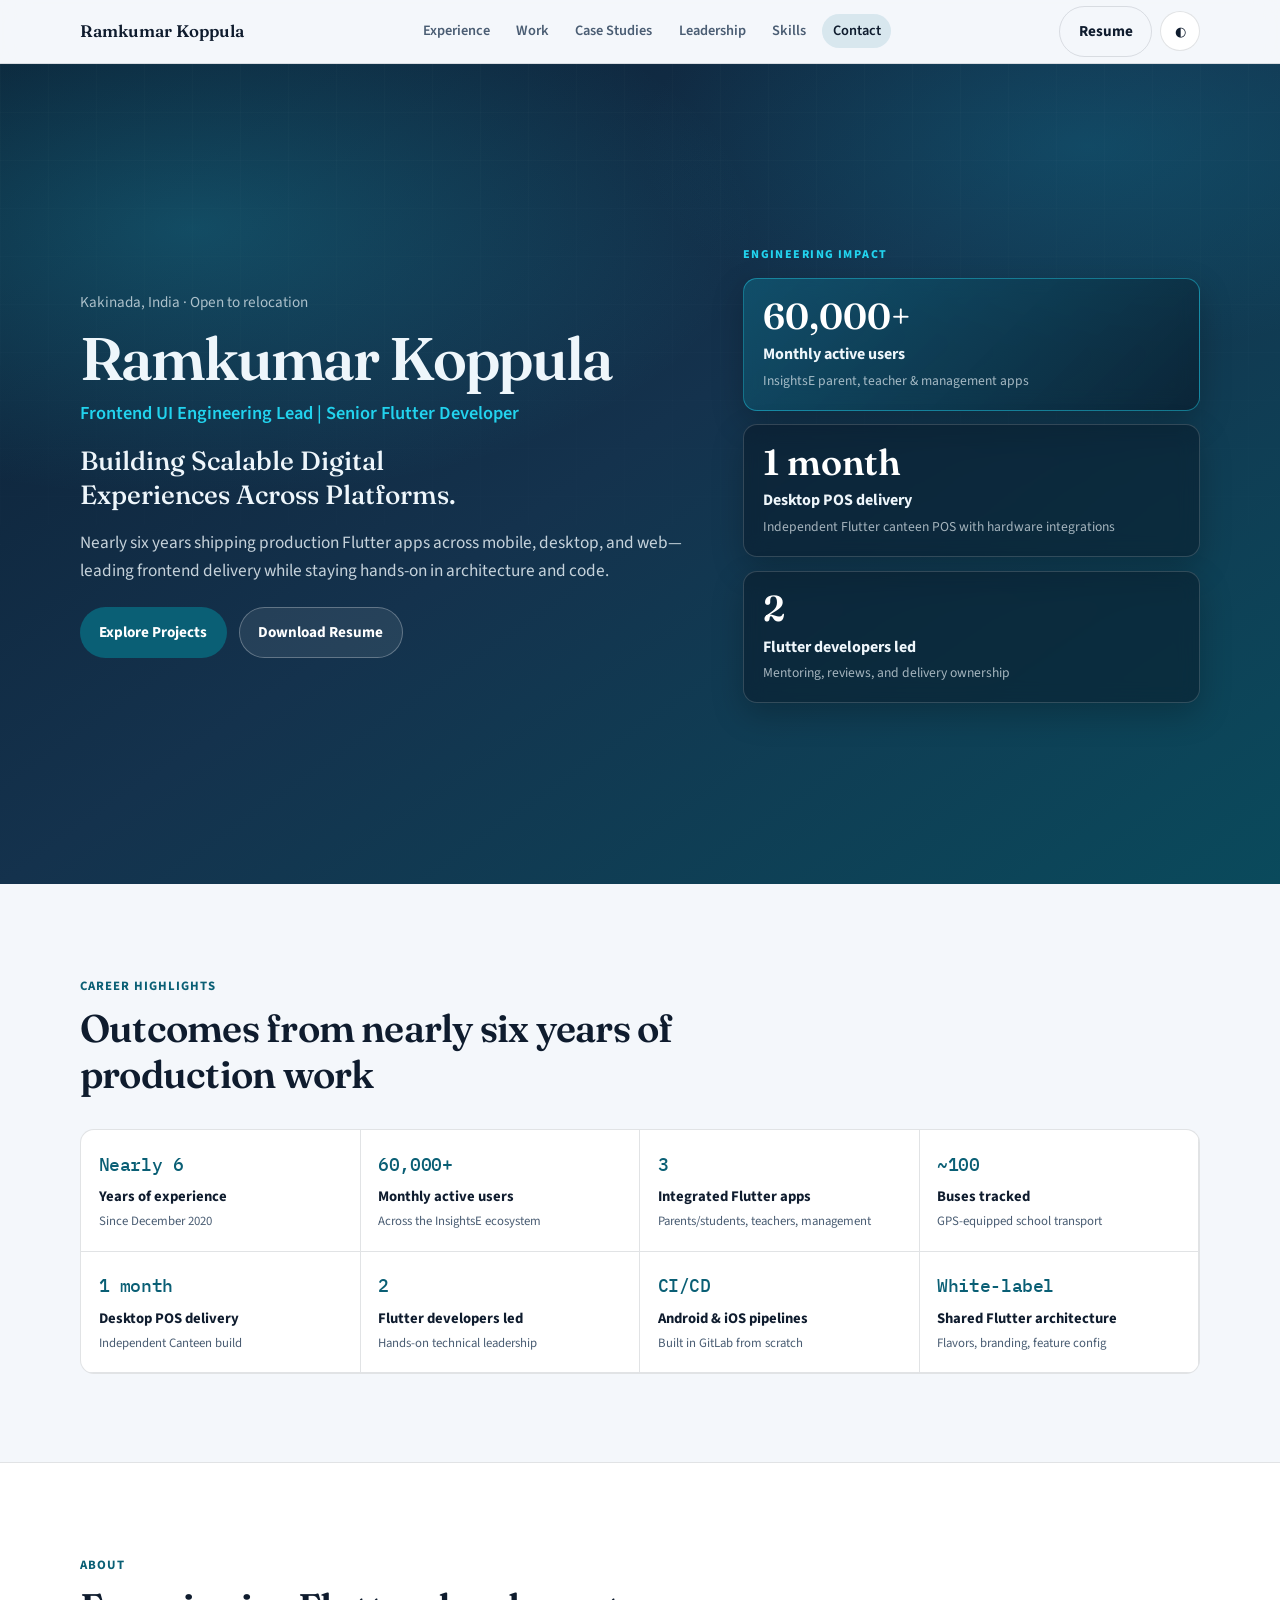
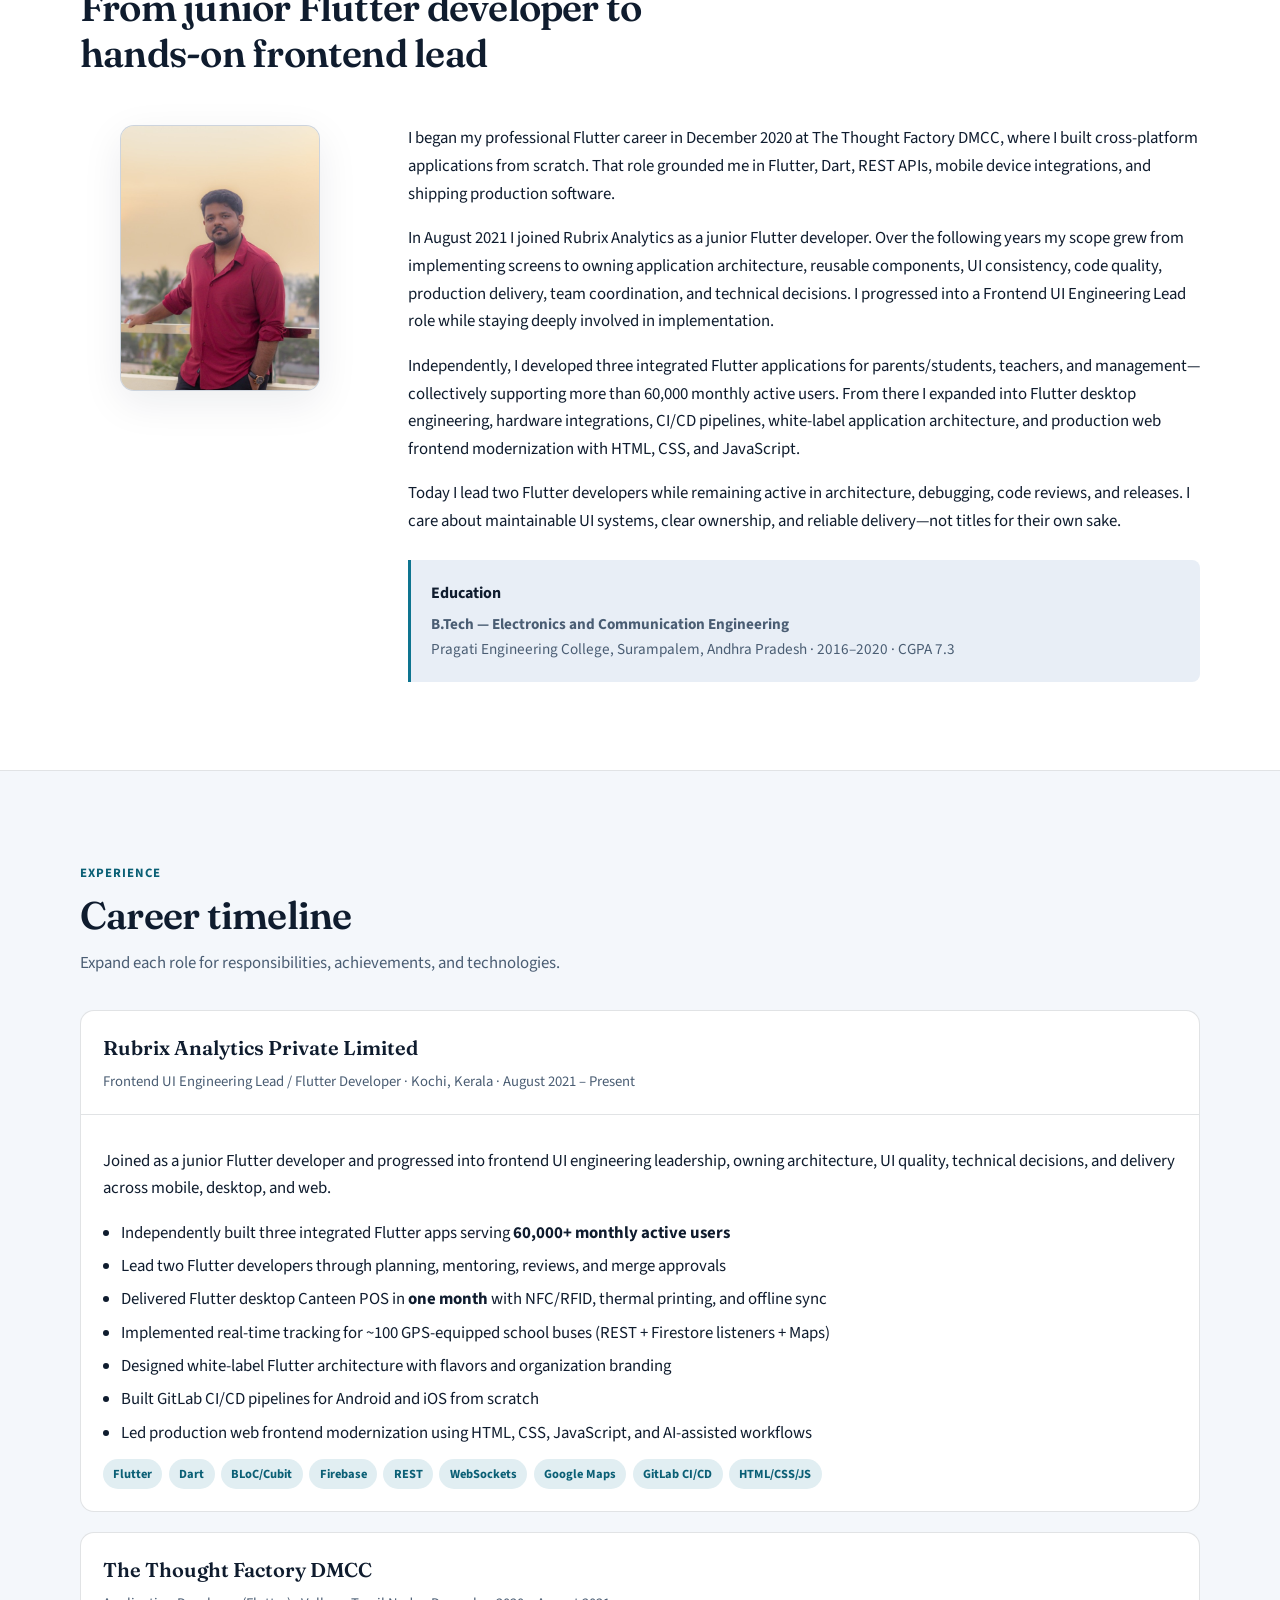
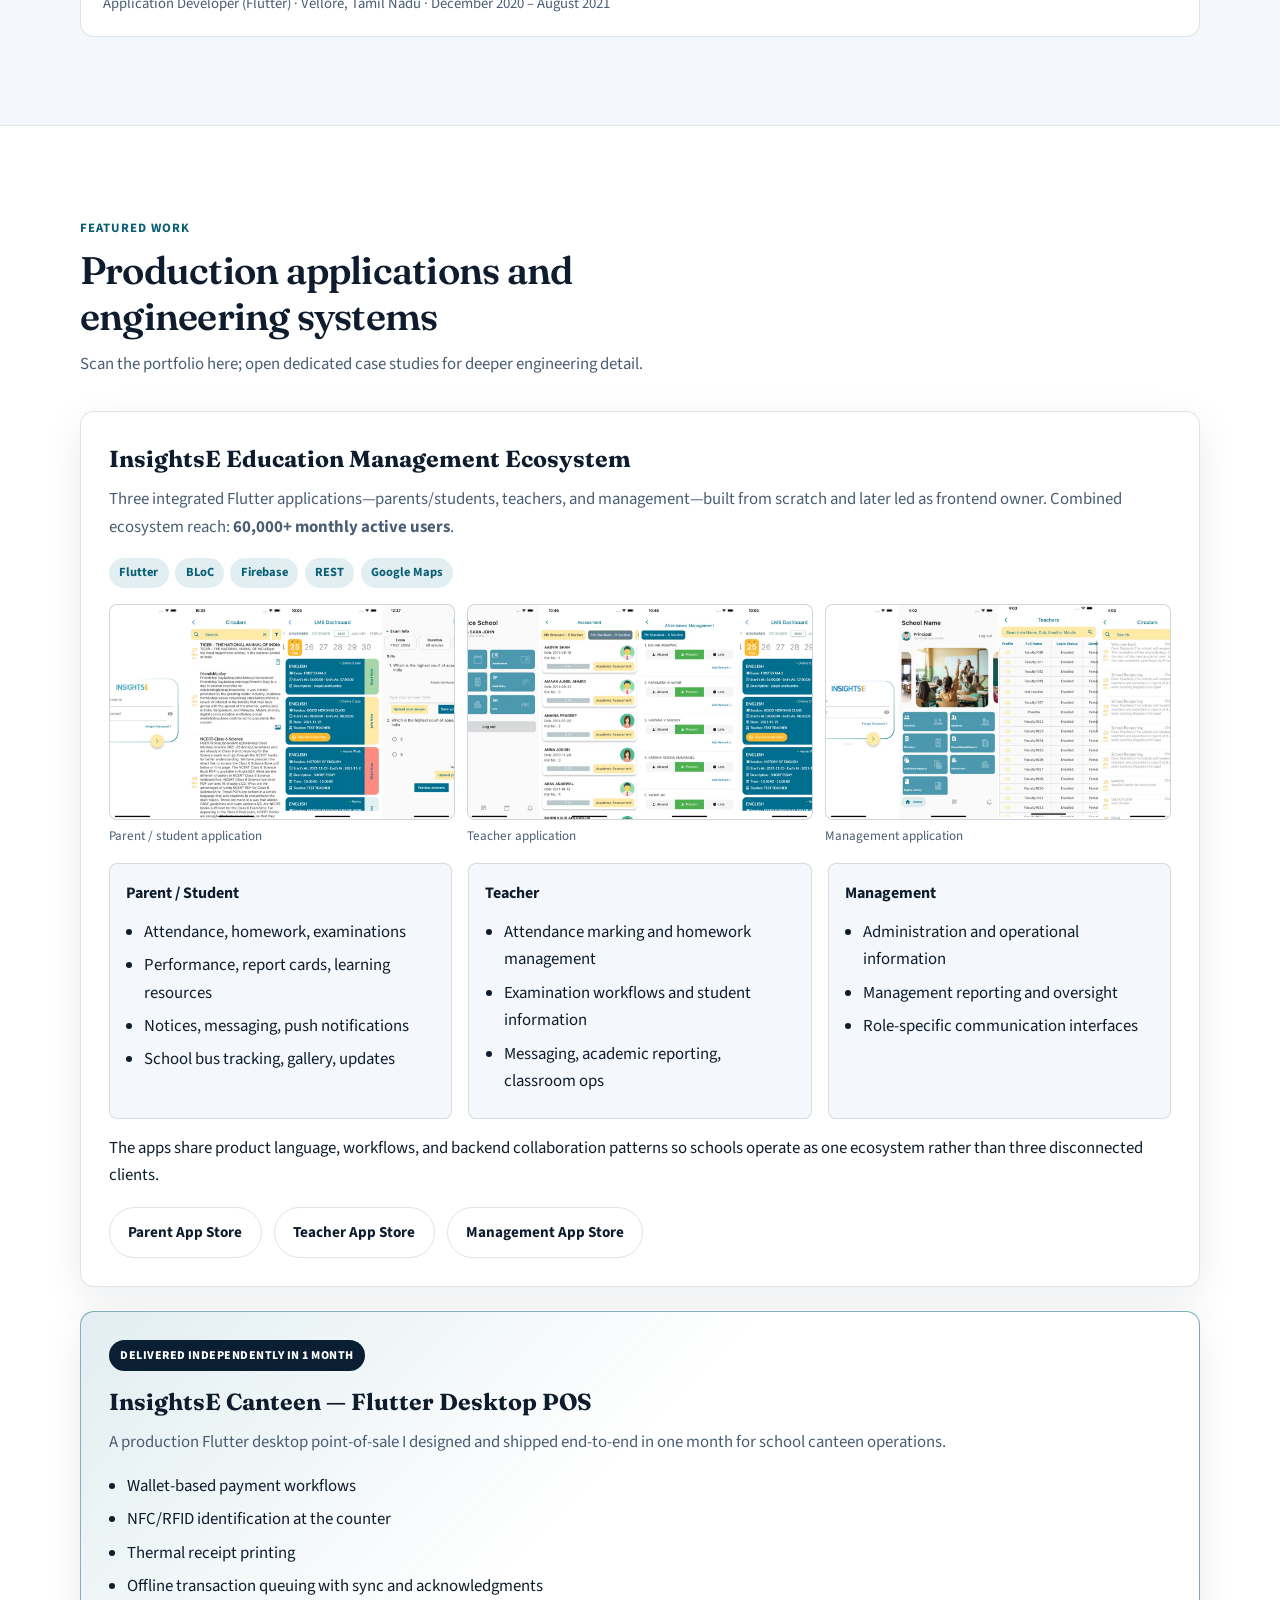
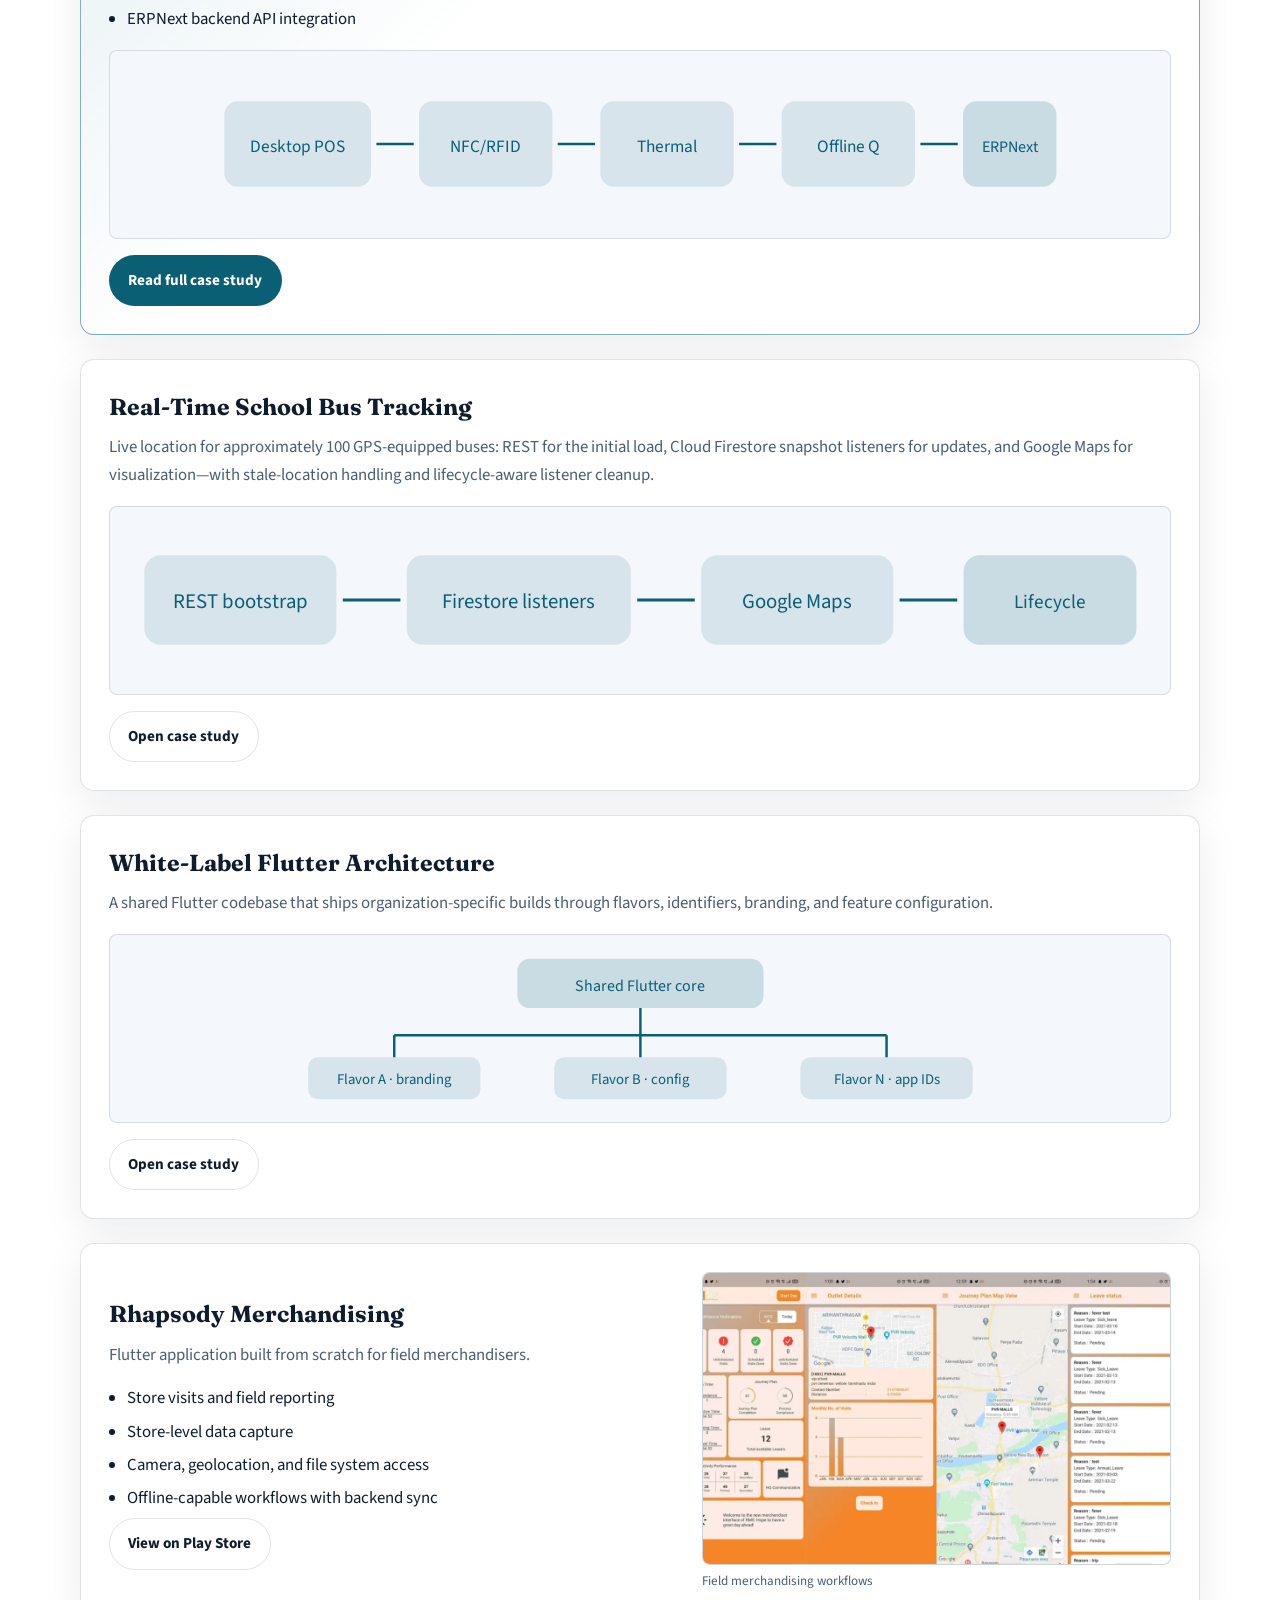
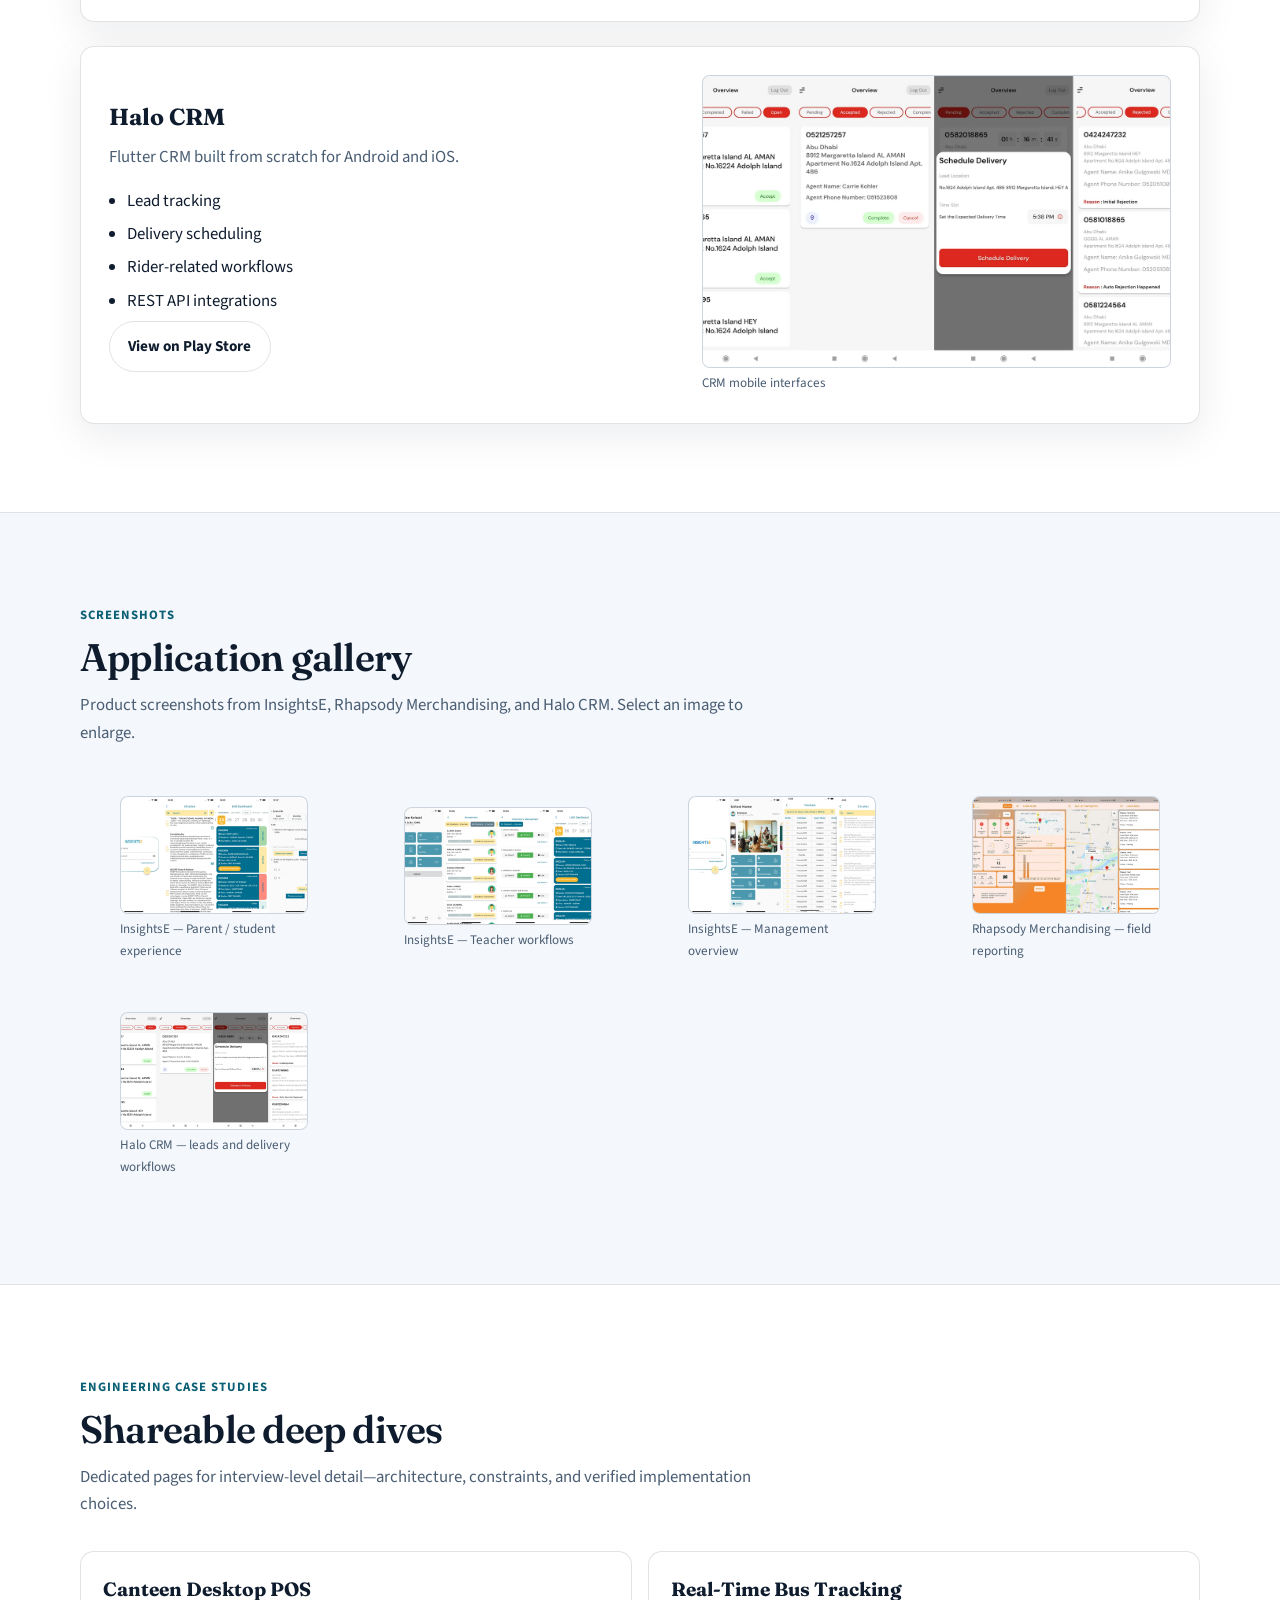
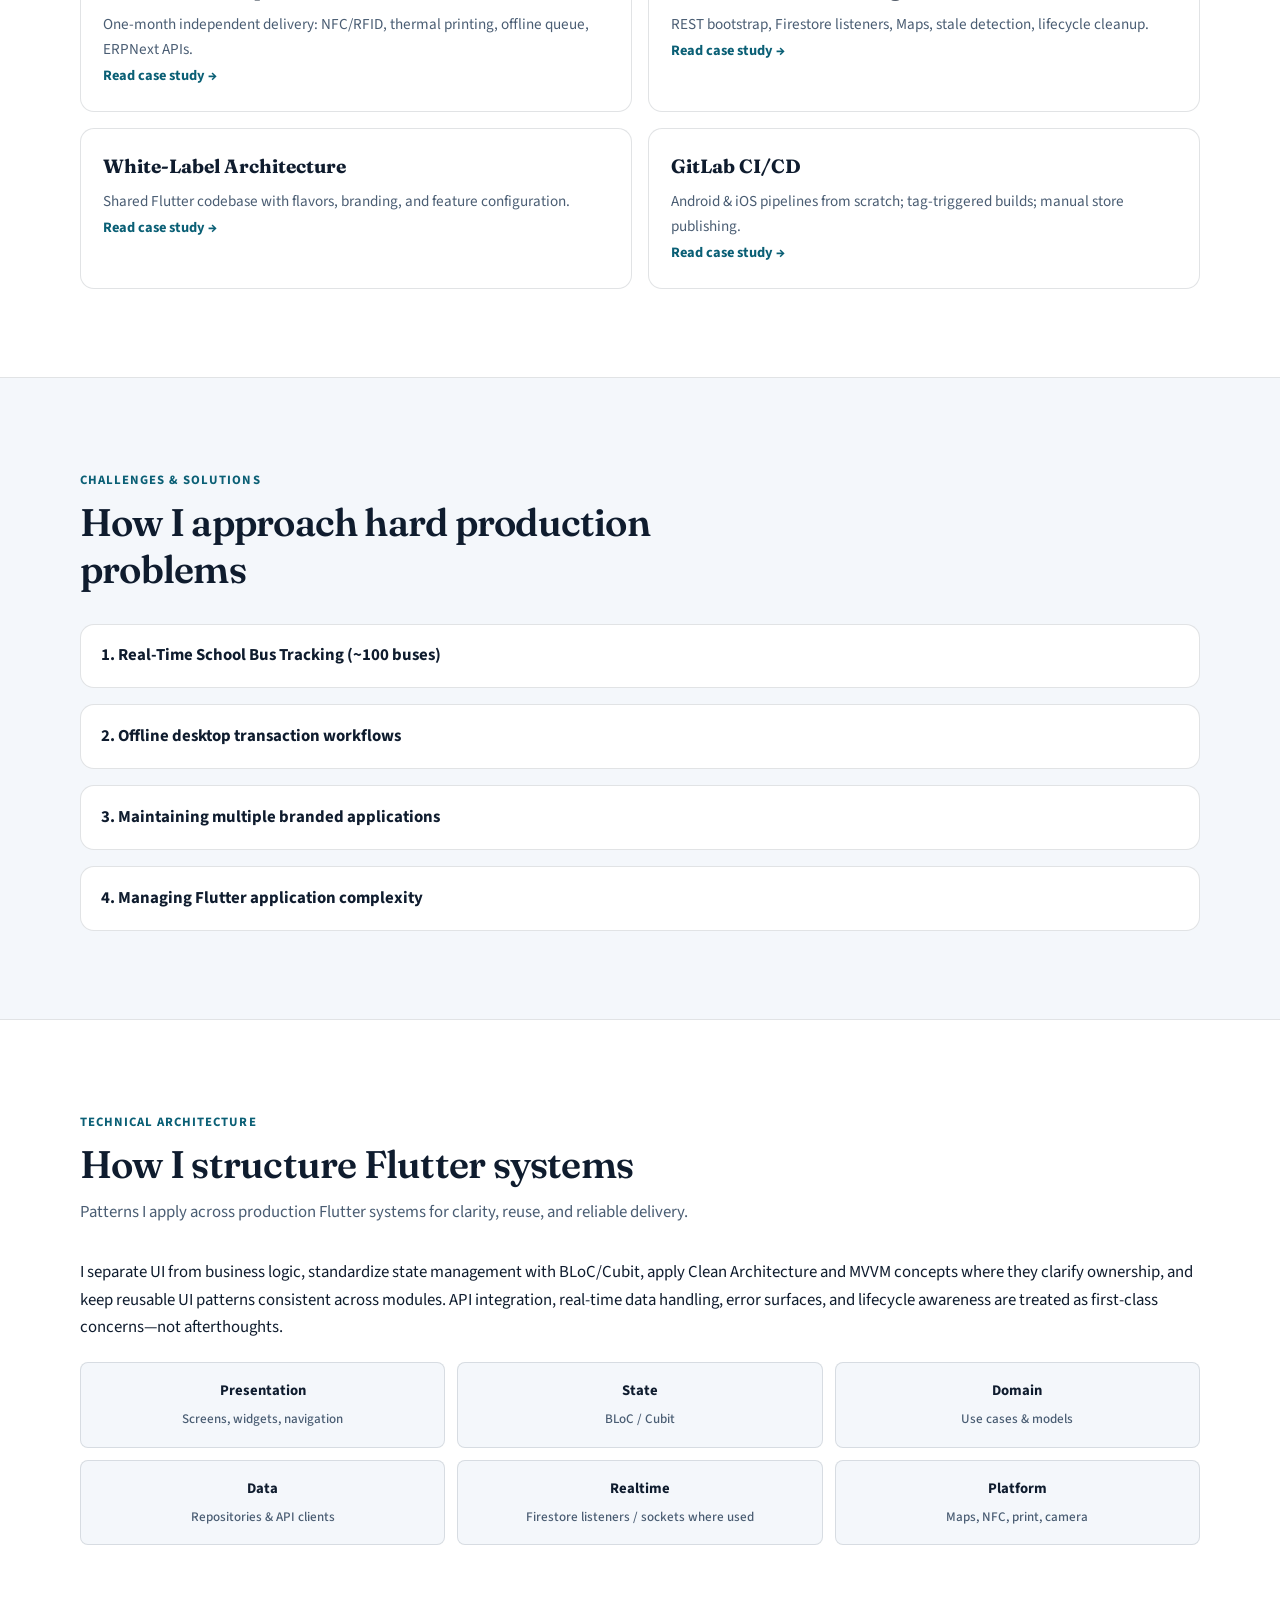
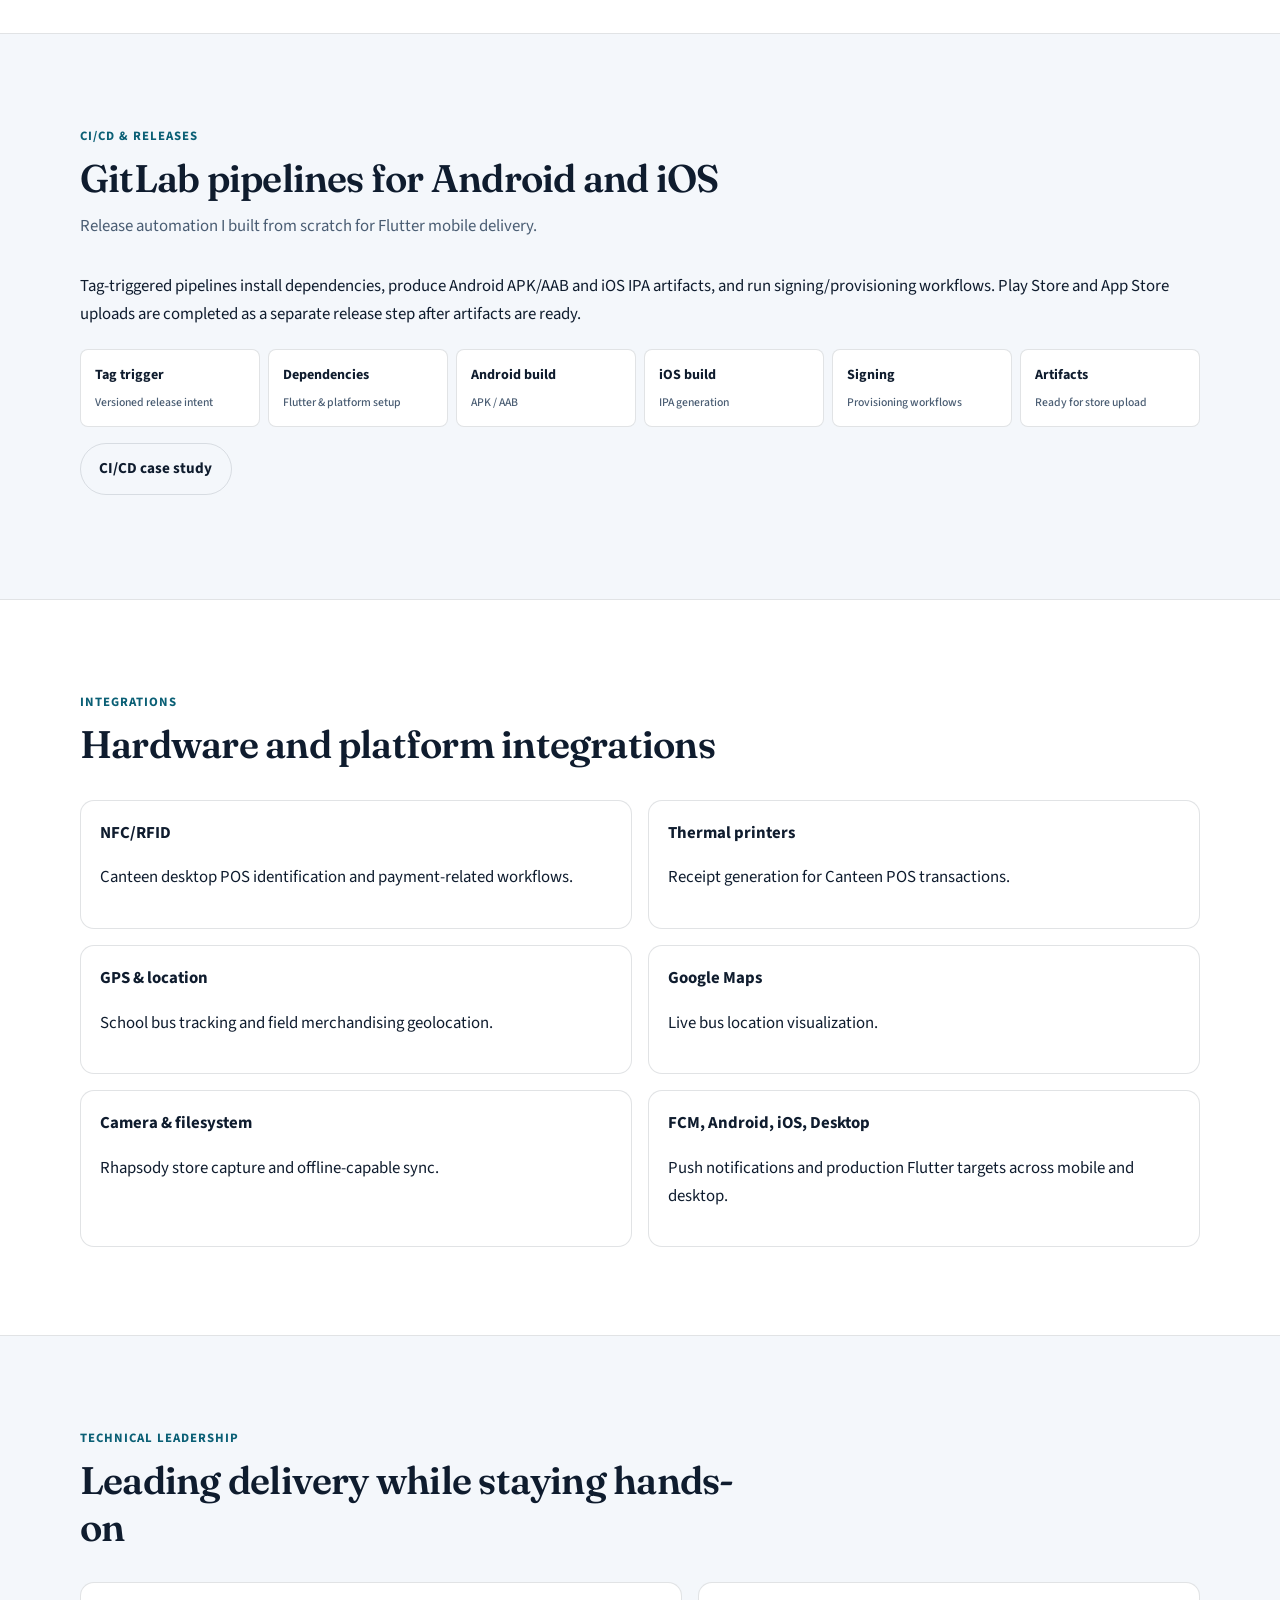
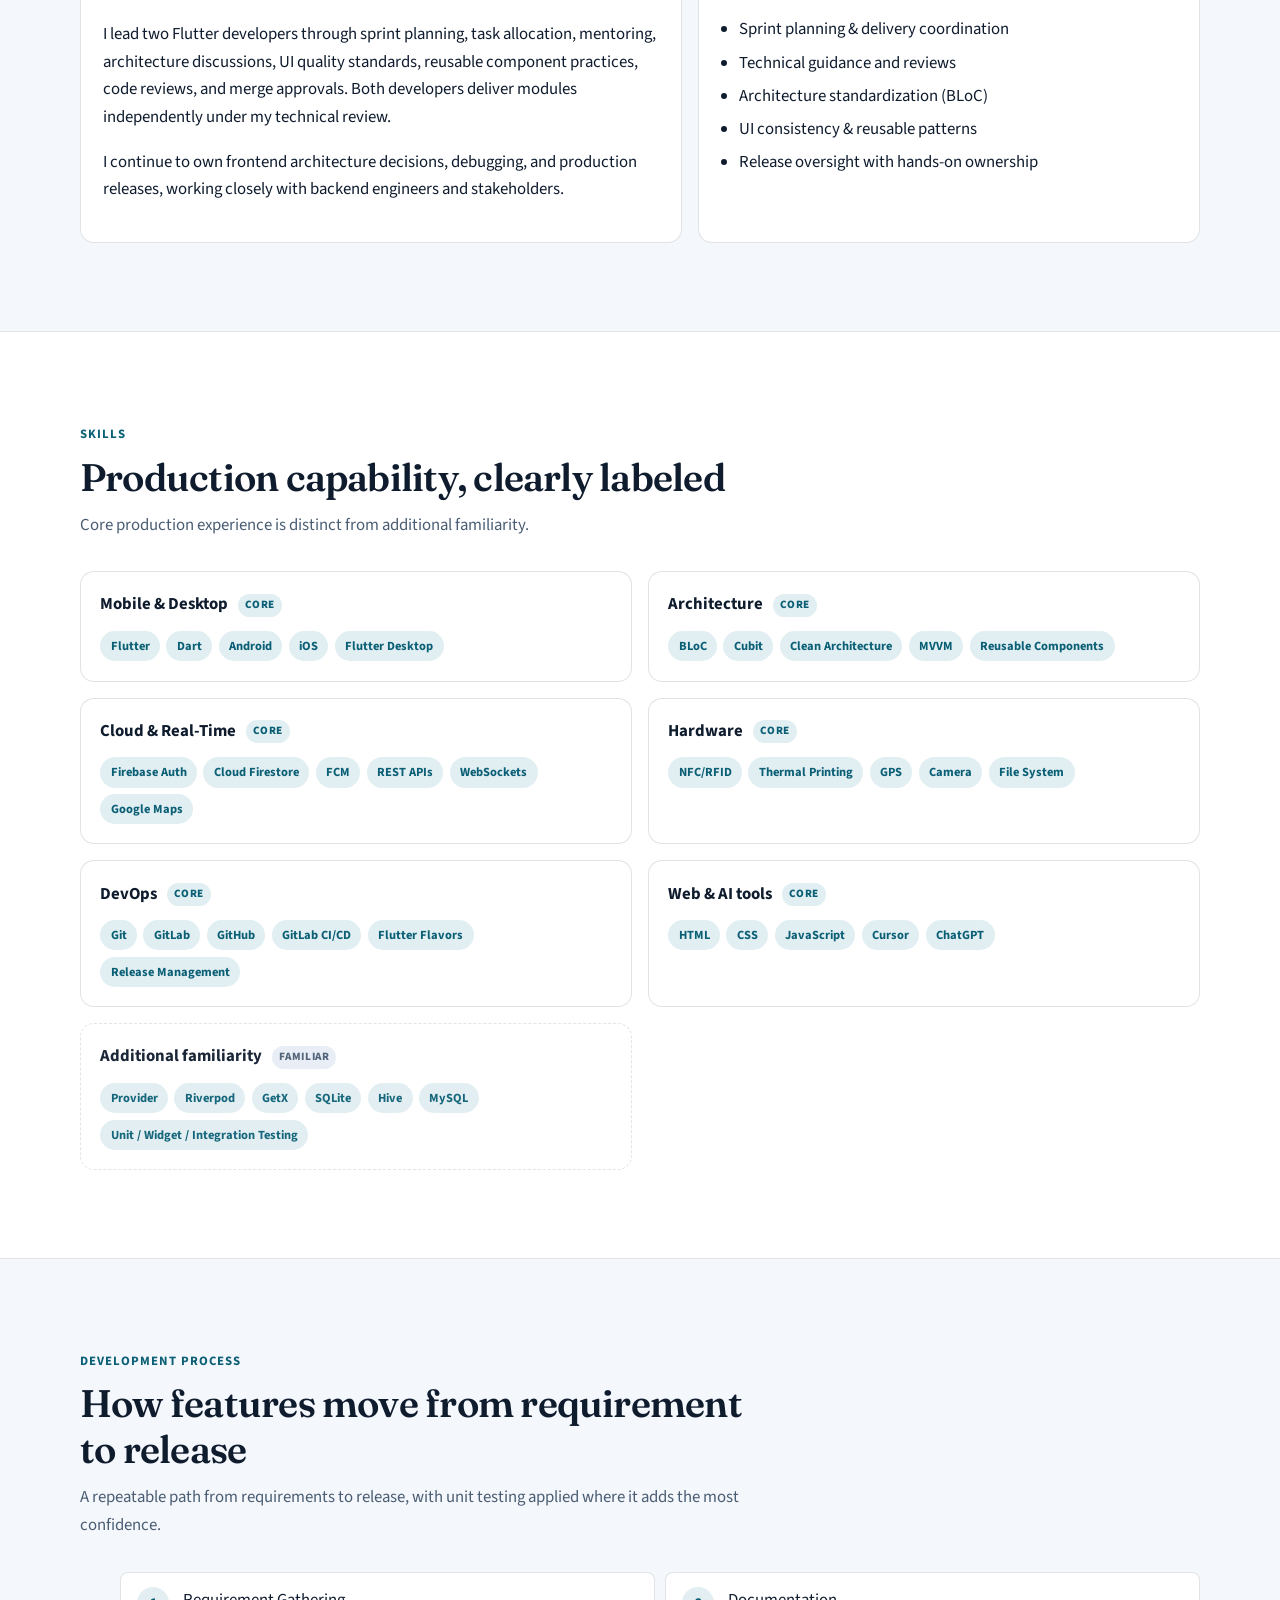
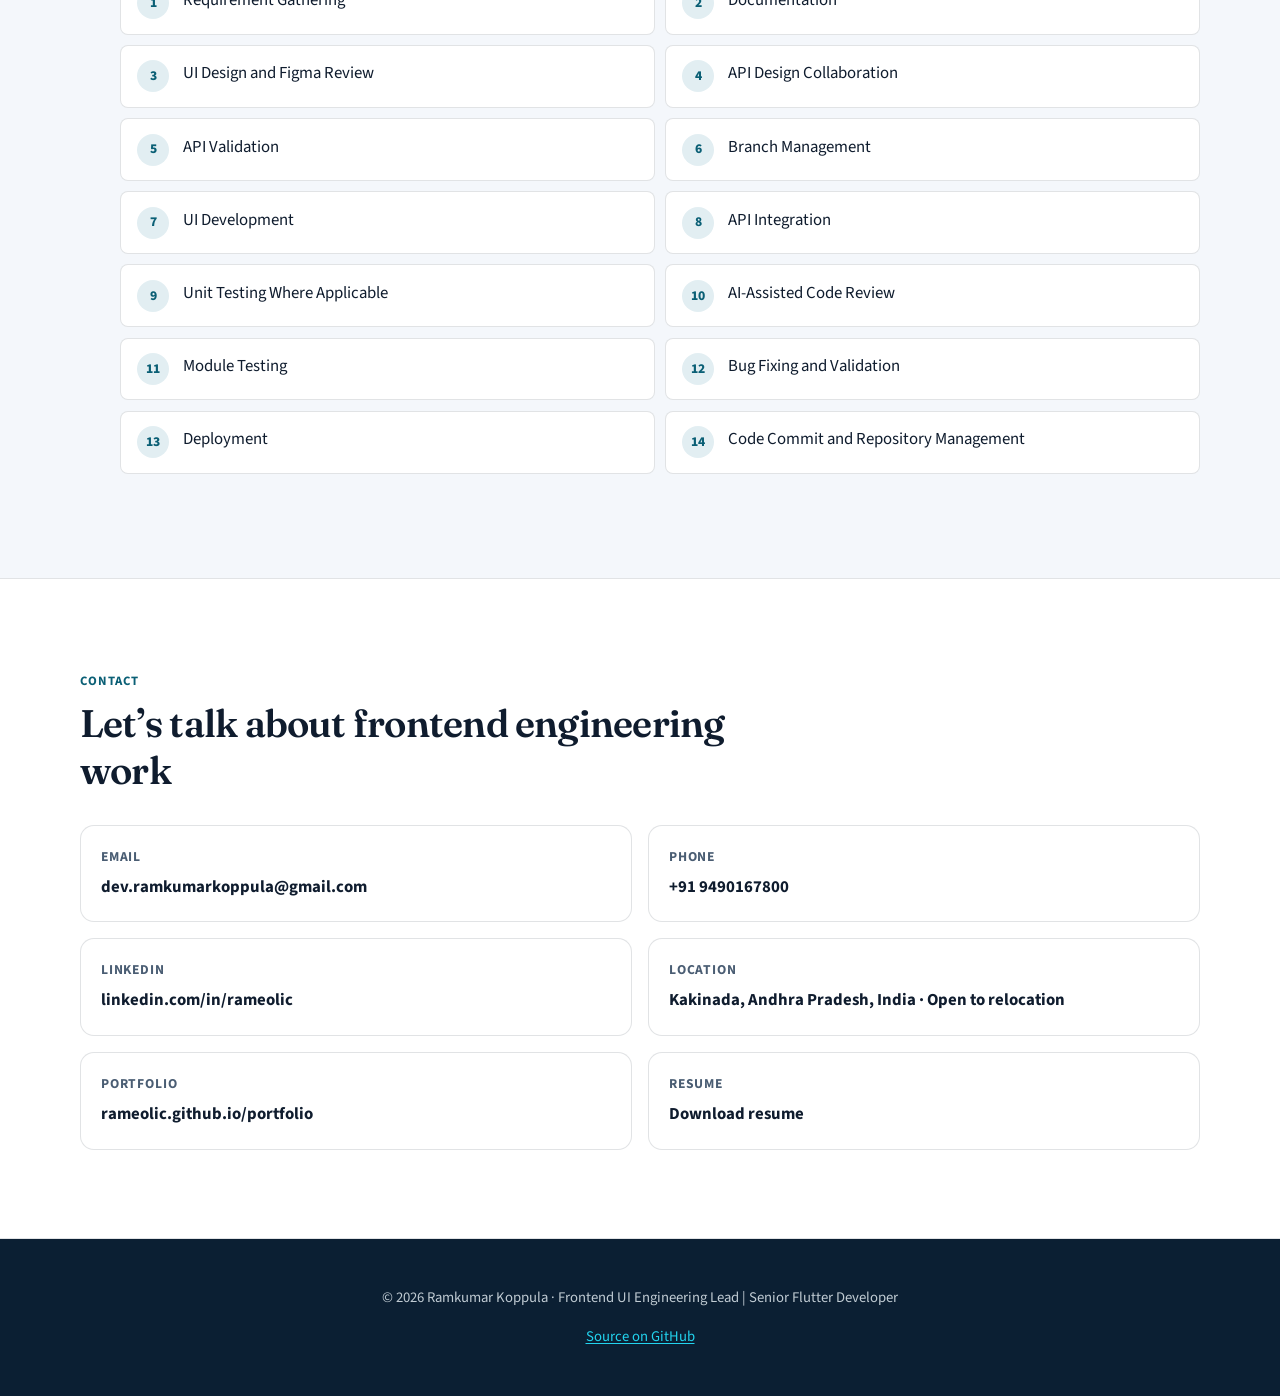
<file: index.html>
<!DOCTYPE html>
<html lang="en">
<head>
  <meta charset="utf-8" />
  <meta name="viewport" content="width=device-width, initial-scale=1" />
  <title>Ramkumar Koppula — Frontend UI Engineering Lead | Senior Flutter Developer</title>
  <meta name="description" content="Frontend UI Engineering Lead and Senior Flutter Developer with nearly six years of experience building production Flutter apps, desktop POS systems, and cross-platform interfaces used by 60,000+ monthly active users." />
  <meta name="author" content="Ramkumar Koppula" />
  <link rel="canonical" href="https://rameolic.github.io/portfolio/" />

  <meta property="og:type" content="website" />
  <meta property="og:url" content="https://rameolic.github.io/portfolio/" />
  <meta property="og:title" content="Ramkumar Koppula — Frontend UI Engineering Lead | Senior Flutter Developer" />
  <meta property="og:description" content="Hands-on Flutter engineering lead building production mobile, desktop, and web interfaces. Nearly six years of experience; 60,000+ MAU ecosystem." />
  <meta property="og:image" content="https://rameolic.github.io/portfolio/assets/img/about-portrait.jpg" />

  <meta name="twitter:card" content="summary_large_image" />
  <meta name="twitter:title" content="Ramkumar Koppula — Frontend UI Engineering Lead" />
  <meta name="twitter:description" content="Senior Flutter Developer and Frontend UI Engineering Lead. Cross-platform production apps, desktop POS, CI/CD, and technical leadership." />
  <meta name="twitter:image" content="https://rameolic.github.io/portfolio/assets/img/about-portrait.jpg" />

  <link rel="icon" type="image/png" sizes="32x32" href="./assets/img/favicon-32.png" />
  <link rel="apple-touch-icon" href="./assets/img/apple-touch-icon.png" />
  <link rel="manifest" href="./manifest.json" />
  <meta name="theme-color" content="#0b1f33" />

  <link rel="preconnect" href="https://fonts.googleapis.com" />
  <link rel="preconnect" href="https://fonts.gstatic.com" crossorigin />
  <link href="https://fonts.googleapis.com/css2?family=Fraunces:opsz,wght@9..144,500;9..144,600;9..144,700&family=IBM+Plex+Mono:wght@500&family=Source+Sans+3:wght@400;600;700&display=swap" rel="stylesheet" />
  <link rel="stylesheet" href="./assets/css/portfolio.css" />

  <script type="application/ld+json">
  {
    "@context": "https://schema.org",
    "@type": "Person",
    "name": "Ramkumar Koppula",
    "jobTitle": "Frontend UI Engineering Lead | Senior Flutter Developer",
    "url": "https://rameolic.github.io/portfolio/",
    "email": "mailto:dev.ramkumarkoppula@gmail.com",
    "telephone": "+91-9490167800",
    "address": {
      "@type": "PostalAddress",
      "addressLocality": "Kakinada",
      "addressRegion": "Andhra Pradesh",
      "addressCountry": "IN"
    },
    "sameAs": [
      "https://linkedin.com/in/rameolic",
      "https://github.com/rameolic"
    ]
  }
  </script>

  <!-- Google Tag Manager -->
  <script>
    (function (w, d, s, l, i) {
      w[l] = w[l] || [];
      w[l].push({ "gtm.start": new Date().getTime(), event: "gtm.js" });
      var f = d.getElementsByTagName(s)[0],
        j = d.createElement(s),
        dl = l != "dataLayer" ? "&l=" + l : "";
      j.async = true;
      j.src = "https://www.googletagmanager.com/gtm.js?id=" + i + dl;
      f.parentNode.insertBefore(j, f);
    })(window, document, "script", "dataLayer", "GTM-NZH9NVZ8");
  </script>
  <script async src="https://www.googletagmanager.com/gtag/js?id=G-3JCNF8F0Y4"></script>
  <script>
    window.dataLayer = window.dataLayer || [];
    function gtag() { dataLayer.push(arguments); }
    gtag("js", new Date());
    gtag("config", "G-3JCNF8F0Y4");
  </script>
</head>
<body>
  <noscript><iframe src="https://www.googletagmanager.com/ns.html?id=GTM-NZH9NVZ8" height="0" width="0" style="display:none;visibility:hidden" title="Google Tag Manager"></iframe></noscript>

  <a class="skip-link" href="#main">Skip to content</a>

  <header class="site-nav" role="banner">
    <div class="nav-inner">
      <a class="brand" href="#hero">Ramkumar Koppula</a>
      <nav aria-label="Primary">
        <ul class="nav-links">
          <li><a href="#experience">Experience</a></li>
          <li><a href="#projects">Work</a></li>
          <li><a href="#case-studies">Case Studies</a></li>
          <li><a href="#leadership">Leadership</a></li>
          <li><a href="#skills">Skills</a></li>
          <li><a href="#contact">Contact</a></li>
        </ul>
      </nav>
      <div class="nav-actions">
        <a class="btn btn-secondary" data-resume-link href="https://drive.google.com/file/d/1-He0u-U2OzViAtpq0_muwoRdpvkxphUb/view?usp=drive_link" rel="noopener noreferrer" target="_blank">Resume</a>
        <button type="button" class="icon-btn" data-theme-toggle aria-label="Switch theme">◐</button>
        <button type="button" class="menu-toggle" data-menu-toggle aria-expanded="false" aria-controls="mobile-nav" aria-label="Open menu">☰</button>
      </div>
    </div>
  </header>
  <div class="nav-drawer" id="mobile-nav" data-nav-drawer>
    <a href="#about">About</a>
    <a href="#experience">Experience</a>
    <a href="#projects">Work</a>
    <a href="#gallery">Gallery</a>
    <a href="#case-studies">Case Studies</a>
    <a href="#architecture">Architecture</a>
    <a href="#cicd">CI/CD</a>
    <a href="#hardware">Hardware</a>
    <a href="#leadership">Leadership</a>
    <a href="#skills">Skills</a>
    <a href="#workflow">Process</a>
    <a href="#contact">Contact</a>
  </div>

  <main id="main">
    <section class="hero" id="hero" aria-labelledby="hero-name">
      <div class="hero-inner">
        <div class="hero-copy-col">
          <p class="hero-meta">Kakinada, India · Open to relocation</p>
          <h1 class="hero-name" id="hero-name">Ramkumar Koppula</h1>
          <p class="hero-role">Frontend UI Engineering Lead | Senior Flutter Developer</p>
          <p class="hero-headline">Building Scalable Digital Experiences Across Platforms.</p>
          <p class="hero-copy">
            Nearly six years shipping production Flutter apps across mobile, desktop, and web—leading frontend delivery while staying hands-on in architecture and code.
          </p>
          <div class="btn-group">
            <a class="btn btn-primary" href="#projects">Explore Projects</a>
            <a class="btn btn-ghost" data-resume-link href="https://drive.google.com/file/d/1-He0u-U2OzViAtpq0_muwoRdpvkxphUb/view?usp=drive_link" rel="noopener noreferrer" target="_blank">Download Resume</a>
          </div>
        </div>
        <aside class="impact-dashboard" aria-label="Engineering impact highlights">
          <p class="impact-label">Engineering Impact</p>
          <div class="impact-card impact-card--accent">
            <p class="impact-value">60,000+</p>
            <p class="impact-title">Monthly active users</p>
            <p class="impact-note">InsightsE parent, teacher &amp; management apps</p>
          </div>
          <div class="impact-card">
            <p class="impact-value">1 month</p>
            <p class="impact-title">Desktop POS delivery</p>
            <p class="impact-note">Independent Flutter canteen POS with hardware integrations</p>
          </div>
          <div class="impact-card">
            <p class="impact-value">2</p>
            <p class="impact-title">Flutter developers led</p>
            <p class="impact-note">Mentoring, reviews, and delivery ownership</p>
          </div>
        </aside>
      </div>
    </section>

    <section class="section" id="highlights" aria-labelledby="highlights-title">
      <div class="container">
        <div class="section-head reveal">
          <span class="section-kicker">Career Highlights</span>
          <h2 id="highlights-title">Outcomes from nearly six years of production work</h2>
        </div>
        <div class="highlights-grid reveal">
          <article class="highlight-item"><div class="value">Nearly 6</div><p class="label">Years of experience</p><p class="note">Since December 2020</p></article>
          <article class="highlight-item"><div class="value">60,000+</div><p class="label">Monthly active users</p><p class="note">Across the InsightsE ecosystem</p></article>
          <article class="highlight-item"><div class="value">3</div><p class="label">Integrated Flutter apps</p><p class="note">Parents/students, teachers, management</p></article>
          <article class="highlight-item"><div class="value">~100</div><p class="label">Buses tracked</p><p class="note">GPS-equipped school transport</p></article>
          <article class="highlight-item"><div class="value">1 month</div><p class="label">Desktop POS delivery</p><p class="note">Independent Canteen build</p></article>
          <article class="highlight-item"><div class="value">2</div><p class="label">Flutter developers led</p><p class="note">Hands-on technical leadership</p></article>
          <article class="highlight-item"><div class="value">CI/CD</div><p class="label">Android &amp; iOS pipelines</p><p class="note">Built in GitLab from scratch</p></article>
          <article class="highlight-item"><div class="value">White-label</div><p class="label">Shared Flutter architecture</p><p class="note">Flavors, branding, feature config</p></article>
        </div>
      </div>
    </section>

    <section class="section section-alt" id="about" aria-labelledby="about-title">
      <div class="container">
        <div class="section-head reveal">
          <span class="section-kicker">About</span>
          <h2 id="about-title">From junior Flutter developer to hands-on frontend lead</h2>
        </div>
        <div class="about-grid reveal">
          <figure class="portrait">
            <img src="./assets/img/about-portrait.jpg" width="682" height="900" alt="Professional portrait of Ramkumar Koppula" />
          </figure>
          <div class="about-copy">
            <p>
              I began my professional Flutter career in December 2020 at The Thought Factory DMCC, where I built cross-platform applications from scratch. That role grounded me in Flutter, Dart, REST APIs, mobile device integrations, and shipping production software.
            </p>
            <p>
              In August 2021 I joined Rubrix Analytics as a junior Flutter developer. Over the following years my scope grew from implementing screens to owning application architecture, reusable components, UI consistency, code quality, production delivery, team coordination, and technical decisions. I progressed into a Frontend UI Engineering Lead role while staying deeply involved in implementation.
            </p>
            <p>
              Independently, I developed three integrated Flutter applications for parents/students, teachers, and management—collectively supporting more than 60,000 monthly active users. From there I expanded into Flutter desktop engineering, hardware integrations, CI/CD pipelines, white-label application architecture, and production web frontend modernization with HTML, CSS, and JavaScript.
            </p>
            <p>
              Today I lead two Flutter developers while remaining active in architecture, debugging, code reviews, and releases. I care about maintainable UI systems, clear ownership, and reliable delivery—not titles for their own sake.
            </p>
            <div class="education-box">
              <h3>Education</h3>
              <p><strong>B.Tech — Electronics and Communication Engineering</strong><br />
              Pragati Engineering College, Surampalem, Andhra Pradesh · 2016–2020 · CGPA 7.3</p>
            </div>
          </div>
        </div>
      </div>
    </section>

    <section class="section" id="experience" aria-labelledby="experience-title">
      <div class="container">
        <div class="section-head reveal">
          <span class="section-kicker">Experience</span>
          <h2 id="experience-title">Career timeline</h2>
          <p>Expand each role for responsibilities, achievements, and technologies.</p>
        </div>
        <div class="timeline">
          <article class="timeline-item open reveal" data-expandable>
            <button type="button" class="timeline-summary" data-expand aria-expanded="true">
              <span class="company">Rubrix Analytics Private Limited</span>
              <span class="meta">Frontend UI Engineering Lead / Flutter Developer · Kochi, Kerala · August 2021 – Present</span>
            </button>
            <div class="timeline-body">
              <p>Joined as a junior Flutter developer and progressed into frontend UI engineering leadership, owning architecture, UI quality, technical decisions, and delivery across mobile, desktop, and web.</p>
              <ul class="checklist">
                <li>Independently built three integrated Flutter apps serving <strong>60,000+ monthly active users</strong></li>
                <li>Lead two Flutter developers through planning, mentoring, reviews, and merge approvals</li>
                <li>Delivered Flutter desktop Canteen POS in <strong>one month</strong> with NFC/RFID, thermal printing, and offline sync</li>
                <li>Implemented real-time tracking for ~100 GPS-equipped school buses (REST + Firestore listeners + Maps)</li>
                <li>Designed white-label Flutter architecture with flavors and organization branding</li>
                <li>Built GitLab CI/CD pipelines for Android and iOS from scratch</li>
                <li>Led production web frontend modernization using HTML, CSS, JavaScript, and AI-assisted workflows</li>
              </ul>
              <ul class="tag-list" aria-label="Technologies">
                <li class="tag">Flutter</li><li class="tag">Dart</li><li class="tag">BLoC/Cubit</li><li class="tag">Firebase</li><li class="tag">REST</li><li class="tag">WebSockets</li><li class="tag">Google Maps</li><li class="tag">GitLab CI/CD</li><li class="tag">HTML/CSS/JS</li>
              </ul>
            </div>
          </article>
          <article class="timeline-item reveal" data-expandable>
            <button type="button" class="timeline-summary" data-expand aria-expanded="false">
              <span class="company">The Thought Factory DMCC</span>
              <span class="meta">Application Developer (Flutter) · Vellore, Tamil Nadu · December 2020 – August 2021</span>
            </button>
            <div class="timeline-body">
              <p>Built two Flutter applications from scratch—Rhapsody Merchandising and Halo CRM—covering field reporting, CRM workflows, REST APIs, and device integrations.</p>
              <ul class="checklist">
                <li>Cross-platform UI development for Android and iOS</li>
                <li>Camera, geolocation, and file system integrations for field workflows</li>
                <li>Debugging, deployment, maintenance, and junior developer guidance</li>
              </ul>
              <ul class="tag-list" aria-label="Technologies">
                <li class="tag">Flutter</li><li class="tag">Dart</li><li class="tag">REST APIs</li><li class="tag">Device APIs</li>
              </ul>
            </div>
          </article>
        </div>
      </div>
    </section>

    <section class="section section-alt" id="projects" aria-labelledby="projects-title">
      <div class="container">
        <div class="section-head reveal">
          <span class="section-kicker">Featured Work</span>
          <h2 id="projects-title">Production applications and engineering systems</h2>
          <p>Scan the portfolio here; open dedicated case studies for deeper engineering detail.</p>
        </div>

        <div class="project-stack">
          <article class="project-card reveal" id="project-insightse">
            <h3>InsightsE Education Management Ecosystem</h3>
            <p class="summary">Three integrated Flutter applications—parents/students, teachers, and management—built from scratch and later led as frontend owner. Combined ecosystem reach: <strong>60,000+ monthly active users</strong>.</p>
            <ul class="tag-list"><li class="tag">Flutter</li><li class="tag">BLoC</li><li class="tag">Firebase</li><li class="tag">REST</li><li class="tag">Google Maps</li></ul>
            <div class="media-row">
              <figure>
                <picture>
                  <source type="image/webp" srcset="./assets/img/insightse.webp" />
                  <img loading="lazy" width="640" height="400" src="./assets/img/insightse.png" alt="InsightsE parent application interface" />
                </picture>
                <figcaption>Parent / student application</figcaption>
              </figure>
              <figure>
                <picture>
                  <source type="image/webp" srcset="./assets/img/teacher.webp" />
                  <img loading="lazy" width="640" height="400" src="./assets/img/teacher.png" alt="InsightsE teacher application interface" />
                </picture>
                <figcaption>Teacher application</figcaption>
              </figure>
              <figure>
                <picture>
                  <source type="image/webp" srcset="./assets/img/management.webp" />
                  <img loading="lazy" width="640" height="400" src="./assets/img/management.png" alt="InsightsE management application interface" />
                </picture>
                <figcaption>Management application</figcaption>
              </figure>
            </div>
            <div class="area-grid">
              <div class="area-panel">
                <h4>Parent / Student</h4>
                <ul class="checklist">
                  <li>Attendance, homework, examinations</li>
                  <li>Performance, report cards, learning resources</li>
                  <li>Notices, messaging, push notifications</li>
                  <li>School bus tracking, gallery, updates</li>
                </ul>
              </div>
              <div class="area-panel">
                <h4>Teacher</h4>
                <ul class="checklist">
                  <li>Attendance marking and homework management</li>
                  <li>Examination workflows and student information</li>
                  <li>Messaging, academic reporting, classroom ops</li>
                </ul>
              </div>
              <div class="area-panel">
                <h4>Management</h4>
                <ul class="checklist">
                  <li>Administration and operational information</li>
                  <li>Management reporting and oversight</li>
                  <li>Role-specific communication interfaces</li>
                </ul>
              </div>
            </div>
            <p style="margin-top:1rem">The apps share product language, workflows, and backend collaboration patterns so schools operate as one ecosystem rather than three disconnected clients.</p>
            <div class="btn-group" style="margin-top:1rem">
              <a class="btn btn-secondary" href="https://apps.apple.com/in/app/csms-parent/id1626799014" target="_blank" rel="noopener noreferrer">Parent App Store</a>
              <a class="btn btn-secondary" href="https://apps.apple.com/in/app/insightse-teacher/id1644059119" target="_blank" rel="noopener noreferrer">Teacher App Store</a>
              <a class="btn btn-secondary" href="https://apps.apple.com/us/app/insightse-management/id6457255722" target="_blank" rel="noopener noreferrer">Management App Store</a>
            </div>
          </article>

          <article class="project-card flagship reveal" id="project-canteen">
            <span class="badge">Delivered independently in 1 month</span>
            <h3>InsightsE Canteen — Flutter Desktop POS</h3>
            <p class="summary">A production Flutter desktop point-of-sale I designed and shipped end-to-end in one month for school canteen operations.</p>
            <ul class="checklist">
              <li>Wallet-based payment workflows</li>
              <li>NFC/RFID identification at the counter</li>
              <li>Thermal receipt printing</li>
              <li>Offline transaction queuing with sync and acknowledgments</li>
              <li>ERPNext backend API integration</li>
            </ul>
            <div class="diagram-panel" role="img" aria-label="Canteen POS system components">
              <svg class="flow-svg" viewBox="0 0 640 120" xmlns="http://www.w3.org/2000/svg" aria-hidden="true">
                <rect x="8" y="28" width="110" height="64" rx="10" fill="currentColor" opacity="0.12"/>
                <text x="63" y="66" text-anchor="middle" font-size="13" fill="currentColor">Desktop POS</text>
                <path d="M122 60 H150" stroke="currentColor" stroke-width="2" marker-end="url(#arr)"/>
                <rect x="154" y="28" width="100" height="64" rx="10" fill="currentColor" opacity="0.12"/>
                <text x="204" y="66" text-anchor="middle" font-size="13" fill="currentColor">NFC/RFID</text>
                <path d="M258 60 H286" stroke="currentColor" stroke-width="2"/>
                <rect x="290" y="28" width="100" height="64" rx="10" fill="currentColor" opacity="0.12"/>
                <text x="340" y="66" text-anchor="middle" font-size="13" fill="currentColor">Thermal</text>
                <path d="M394 60 H422" stroke="currentColor" stroke-width="2"/>
                <rect x="426" y="28" width="100" height="64" rx="10" fill="currentColor" opacity="0.12"/>
                <text x="476" y="66" text-anchor="middle" font-size="13" fill="currentColor">Offline Q</text>
                <path d="M530 60 H558" stroke="currentColor" stroke-width="2"/>
                <rect x="562" y="28" width="70" height="64" rx="10" fill="currentColor" opacity="0.18"/>
                <text x="597" y="66" text-anchor="middle" font-size="12" fill="currentColor">ERPNext</text>
              </svg>
            </div>
            <div class="btn-group" style="margin-top:1rem">
              <a class="btn btn-primary" href="./case-studies/canteen-pos.html">Read full case study</a>
            </div>
          </article>

          <article class="project-card reveal">
            <h3>Real-Time School Bus Tracking</h3>
            <p class="summary">Live location for approximately 100 GPS-equipped buses: REST for the initial load, Cloud Firestore snapshot listeners for updates, and Google Maps for visualization—with stale-location handling and lifecycle-aware listener cleanup.</p>
            <div class="diagram-panel" role="img" aria-label="Bus tracking data flow">
              <svg class="flow-svg" viewBox="0 0 640 100" xmlns="http://www.w3.org/2000/svg" aria-hidden="true">
                <rect x="10" y="22" width="120" height="56" rx="10" fill="currentColor" opacity="0.12"/>
                <text x="70" y="55" text-anchor="middle" font-size="13" fill="currentColor">REST bootstrap</text>
                <path d="M134 50 H170" stroke="currentColor" stroke-width="2"/>
                <rect x="174" y="22" width="140" height="56" rx="10" fill="currentColor" opacity="0.12"/>
                <text x="244" y="55" text-anchor="middle" font-size="13" fill="currentColor">Firestore listeners</text>
                <path d="M318 50 H354" stroke="currentColor" stroke-width="2"/>
                <rect x="358" y="22" width="120" height="56" rx="10" fill="currentColor" opacity="0.12"/>
                <text x="418" y="55" text-anchor="middle" font-size="13" fill="currentColor">Google Maps</text>
                <path d="M482 50 H518" stroke="currentColor" stroke-width="2"/>
                <rect x="522" y="22" width="108" height="56" rx="10" fill="currentColor" opacity="0.18"/>
                <text x="576" y="55" text-anchor="middle" font-size="12" fill="currentColor">Lifecycle</text>
              </svg>
            </div>
            <a class="btn btn-secondary" href="./case-studies/bus-tracking.html">Open case study</a>
          </article>

          <article class="project-card reveal">
            <h3>White-Label Flutter Architecture</h3>
            <p class="summary">A shared Flutter codebase that ships organization-specific builds through flavors, identifiers, branding, and feature configuration.</p>
            <div class="diagram-panel" role="img" aria-label="White-label shared core branching into flavors">
              <svg class="flow-svg" viewBox="0 0 640 130" xmlns="http://www.w3.org/2000/svg" aria-hidden="true">
                <rect x="220" y="8" width="200" height="40" rx="10" fill="currentColor" opacity="0.18"/>
                <text x="320" y="34" text-anchor="middle" font-size="13" fill="currentColor">Shared Flutter core</text>
                <path d="M320 48 V70" stroke="currentColor" stroke-width="2"/>
                <path d="M120 70 H520" stroke="currentColor" stroke-width="2"/>
                <path d="M120 70 V88 M320 70 V88 M520 70 V88" stroke="currentColor" stroke-width="2"/>
                <rect x="50" y="88" width="140" height="34" rx="8" fill="currentColor" opacity="0.12"/>
                <text x="120" y="110" text-anchor="middle" font-size="12" fill="currentColor">Flavor A · branding</text>
                <rect x="250" y="88" width="140" height="34" rx="8" fill="currentColor" opacity="0.12"/>
                <text x="320" y="110" text-anchor="middle" font-size="12" fill="currentColor">Flavor B · config</text>
                <rect x="450" y="88" width="140" height="34" rx="8" fill="currentColor" opacity="0.12"/>
                <text x="520" y="110" text-anchor="middle" font-size="12" fill="currentColor">Flavor N · app IDs</text>
              </svg>
            </div>
            <a class="btn btn-secondary" href="./case-studies/white-label.html">Open case study</a>
          </article>

          <article class="project-card project-card--split reveal" id="project-rhapsody">
            <div>
              <h3>Rhapsody Merchandising</h3>
              <p class="summary">Flutter application built from scratch for field merchandisers.</p>
              <ul class="checklist">
                <li>Store visits and field reporting</li>
                <li>Store-level data capture</li>
                <li>Camera, geolocation, and file system access</li>
                <li>Offline-capable workflows with backend sync</li>
              </ul>
              <a class="btn btn-secondary" href="https://play.google.com/store/apps/details?id=rameolic.merchandising" target="_blank" rel="noopener noreferrer">View on Play Store</a>
            </div>
            <figure class="project-shot">
              <picture>
                <source type="image/webp" srcset="./assets/img/rms.webp" />
                <img loading="lazy" width="640" height="400" src="./assets/img/rms.png" alt="Rhapsody Merchandising field reporting screens" />
              </picture>
              <figcaption>Field merchandising workflows</figcaption>
            </figure>
          </article>

          <article class="project-card project-card--split reveal" id="project-halo">
            <div>
              <h3>Halo CRM</h3>
              <p class="summary">Flutter CRM built from scratch for Android and iOS.</p>
              <ul class="checklist">
                <li>Lead tracking</li>
                <li>Delivery scheduling</li>
                <li>Rider-related workflows</li>
                <li>REST API integrations</li>
              </ul>
              <a class="btn btn-secondary" href="https://play.google.com/store/apps/details?id=ae.ttf.halo_crm&amp;pcampaignid=web_share" target="_blank" rel="noopener noreferrer">View on Play Store</a>
            </div>
            <figure class="project-shot">
              <picture>
                <source type="image/webp" srcset="./assets/img/halo.webp" />
                <img loading="lazy" width="640" height="400" src="./assets/img/halo.png" alt="Halo CRM mobile screens for leads and deliveries" />
              </picture>
              <figcaption>CRM mobile interfaces</figcaption>
            </figure>
          </article>
        </div>
      </div>
    </section>

    <section class="section" id="gallery" aria-labelledby="gallery-title">
      <div class="container">
        <div class="section-head reveal">
          <span class="section-kicker">Screenshots</span>
          <h2 id="gallery-title">Application gallery</h2>
          <p>Product screenshots from InsightsE, Rhapsody Merchandising, and Halo CRM. Select an image to enlarge.</p>
        </div>
        <div class="gallery-grid reveal" data-gallery-root role="list"></div>
      </div>
    </section>

    <section class="section section-alt" id="case-studies" aria-labelledby="case-studies-title">
      <div class="container">
        <div class="section-head reveal">
          <span class="section-kicker">Engineering Case Studies</span>
          <h2 id="case-studies-title">Shareable deep dives</h2>
          <p>Dedicated pages for interview-level detail—architecture, constraints, and verified implementation choices.</p>
        </div>
        <div class="case-grid reveal">
          <a class="case-card" href="./case-studies/canteen-pos.html">
            <h3>Canteen Desktop POS</h3>
            <p>One-month independent delivery: NFC/RFID, thermal printing, offline queue, ERPNext APIs.</p>
            <span class="more">Read case study →</span>
          </a>
          <a class="case-card" href="./case-studies/bus-tracking.html">
            <h3>Real-Time Bus Tracking</h3>
            <p>REST bootstrap, Firestore listeners, Maps, stale detection, lifecycle cleanup.</p>
            <span class="more">Read case study →</span>
          </a>
          <a class="case-card" href="./case-studies/white-label.html">
            <h3>White-Label Architecture</h3>
            <p>Shared Flutter codebase with flavors, branding, and feature configuration.</p>
            <span class="more">Read case study →</span>
          </a>
          <a class="case-card" href="./case-studies/gitlab-cicd.html">
            <h3>GitLab CI/CD</h3>
            <p>Android &amp; iOS pipelines from scratch; tag-triggered builds; manual store publishing.</p>
            <span class="more">Read case study →</span>
          </a>
        </div>
      </div>
    </section>

    <section class="section" id="challenges" aria-labelledby="challenges-title">
      <div class="container">
        <div class="section-head reveal">
          <span class="section-kicker">Challenges &amp; Solutions</span>
          <h2 id="challenges-title">How I approach hard production problems</h2>
        </div>
        <div class="challenge-list">
          <article class="challenge reveal" data-expandable>
            <button type="button" data-expand aria-expanded="false">1. Real-Time School Bus Tracking (~100 buses)</button>
            <div class="challenge-panel">
              <p>REST for initial locations; Cloud Firestore snapshot listeners for live updates; Google Maps for visualization; stale-location detection; lifecycle-aware listener cleanup and reconnection. Listener scope matters—without it, apps leak work and show stale UI after backgrounding.</p>
              <p><a href="./case-studies/bus-tracking.html">Full case study</a></p>
            </div>
          </article>
          <article class="challenge reveal" data-expandable>
            <button type="button" data-expand aria-expanded="false">2. Offline desktop transaction workflows</button>
            <div class="challenge-panel">
              <p>When connectivity drops, transactions continue through an offline queue, then sync when the network returns. Unique identifiers and backend acknowledgments help prevent duplicate posts during recovery.</p>
              <p><a href="./case-studies/canteen-pos.html">Canteen case study</a></p>
            </div>
          </article>
          <article class="challenge reveal" data-expandable>
            <button type="button" data-expand aria-expanded="false">3. Maintaining multiple branded applications</button>
            <div class="challenge-panel">
              <p>Shared codebase + Flutter flavors/build variants + branding and feature configuration keep multi-organization delivery maintainable.</p>
              <p><a href="./case-studies/white-label.html">White-label case study</a></p>
            </div>
          </article>
          <article class="challenge reveal" data-expandable>
            <button type="button" data-expand aria-expanded="false">4. Managing Flutter application complexity</button>
            <div class="challenge-panel">
              <p>BLoC/Cubit state management, separation of concerns, reusable widgets, consistent UI patterns, modular delivery, and structured code review keep large Flutter codebases maintainable as teams grow.</p>
            </div>
          </article>
        </div>
      </div>
    </section>

    <section class="section section-alt" id="architecture" aria-labelledby="architecture-title">
      <div class="container">
        <div class="section-head reveal">
          <span class="section-kicker">Technical Architecture</span>
          <h2 id="architecture-title">How I structure Flutter systems</h2>
          <p>Patterns I apply across production Flutter systems for clarity, reuse, and reliable delivery.</p>
        </div>
        <div class="reveal">
          <p>I separate UI from business logic, standardize state management with BLoC/Cubit, apply Clean Architecture and MVVM concepts where they clarify ownership, and keep reusable UI patterns consistent across modules. API integration, real-time data handling, error surfaces, and lifecycle awareness are treated as first-class concerns—not afterthoughts.</p>
          <div class="arch-diagram" role="img" aria-label="Layered architecture diagram: Presentation, Domain, and Data">
            <div class="arch-row">
              <div class="arch-node">Presentation<span>Screens, widgets, navigation</span></div>
              <div class="arch-node">State<span>BLoC / Cubit</span></div>
              <div class="arch-node">Domain<span>Use cases &amp; models</span></div>
            </div>
            <div class="arch-row">
              <div class="arch-node">Data<span>Repositories &amp; API clients</span></div>
              <div class="arch-node">Realtime<span>Firestore listeners / sockets where used</span></div>
              <div class="arch-node">Platform<span>Maps, NFC, print, camera</span></div>
            </div>
          </div>
        </div>
      </div>
    </section>

    <section class="section" id="cicd" aria-labelledby="cicd-title">
      <div class="container">
        <div class="section-head reveal">
          <span class="section-kicker">CI/CD &amp; Releases</span>
          <h2 id="cicd-title">GitLab pipelines for Android and iOS</h2>
          <p>Release automation I built from scratch for Flutter mobile delivery.</p>
        </div>
        <div class="reveal">
          <p>Tag-triggered pipelines install dependencies, produce Android APK/AAB and iOS IPA artifacts, and run signing/provisioning workflows. Play Store and App Store uploads are completed as a separate release step after artifacts are ready.</p>
          <div class="pipeline" role="list" aria-label="CI/CD pipeline stages">
            <div class="pipeline-step" role="listitem">Tag trigger<small>Versioned release intent</small></div>
            <div class="pipeline-step" role="listitem">Dependencies<small>Flutter &amp; platform setup</small></div>
            <div class="pipeline-step" role="listitem">Android build<small>APK / AAB</small></div>
            <div class="pipeline-step" role="listitem">iOS build<small>IPA generation</small></div>
            <div class="pipeline-step" role="listitem">Signing<small>Provisioning workflows</small></div>
            <div class="pipeline-step" role="listitem">Artifacts<small>Ready for store upload</small></div>
          </div>
          <p style="margin-top:1rem"><a class="btn btn-secondary" href="./case-studies/gitlab-cicd.html">CI/CD case study</a></p>
        </div>
      </div>
    </section>

    <section class="section section-alt" id="hardware" aria-labelledby="hardware-title">
      <div class="container">
        <div class="section-head reveal">
          <span class="section-kicker">Integrations</span>
          <h2 id="hardware-title">Hardware and platform integrations</h2>
        </div>
        <div class="hardware-grid reveal">
          <article class="hardware-card"><h3>NFC/RFID</h3><p>Canteen desktop POS identification and payment-related workflows.</p></article>
          <article class="hardware-card"><h3>Thermal printers</h3><p>Receipt generation for Canteen POS transactions.</p></article>
          <article class="hardware-card"><h3>GPS &amp; location</h3><p>School bus tracking and field merchandising geolocation.</p></article>
          <article class="hardware-card"><h3>Google Maps</h3><p>Live bus location visualization.</p></article>
          <article class="hardware-card"><h3>Camera &amp; filesystem</h3><p>Rhapsody store capture and offline-capable sync.</p></article>
          <article class="hardware-card"><h3>FCM, Android, iOS, Desktop</h3><p>Push notifications and production Flutter targets across mobile and desktop.</p></article>
        </div>
      </div>
    </section>

    <section class="section" id="leadership" aria-labelledby="leadership-title">
      <div class="container">
        <div class="section-head reveal">
          <span class="section-kicker">Technical Leadership</span>
          <h2 id="leadership-title">Leading delivery while staying hands-on</h2>
        </div>
        <div class="lead-grid reveal">
          <div class="lead-panel">
            <p>I lead two Flutter developers through sprint planning, task allocation, mentoring, architecture discussions, UI quality standards, reusable component practices, code reviews, and merge approvals. Both developers deliver modules independently under my technical review.</p>
            <p>I continue to own frontend architecture decisions, debugging, and production releases, working closely with backend engineers and stakeholders.</p>
          </div>
          <div class="lead-panel">
            <ul class="checklist">
              <li>Sprint planning &amp; delivery coordination</li>
              <li>Technical guidance and reviews</li>
              <li>Architecture standardization (BLoC)</li>
              <li>UI consistency &amp; reusable patterns</li>
              <li>Release oversight with hands-on ownership</li>
            </ul>
          </div>
        </div>
      </div>
    </section>

    <section class="section section-alt" id="skills" aria-labelledby="skills-title">
      <div class="container">
        <div class="section-head reveal">
          <span class="section-kicker">Skills</span>
          <h2 id="skills-title">Production capability, clearly labeled</h2>
          <p>Core production experience is distinct from additional familiarity.</p>
        </div>
        <div class="skill-groups reveal">
          <article class="skill-group"><h3>Mobile &amp; Desktop <span class="level-chip">Core</span></h3><ul class="tag-list"><li class="tag">Flutter</li><li class="tag">Dart</li><li class="tag">Android</li><li class="tag">iOS</li><li class="tag">Flutter Desktop</li></ul></article>
          <article class="skill-group"><h3>Architecture <span class="level-chip">Core</span></h3><ul class="tag-list"><li class="tag">BLoC</li><li class="tag">Cubit</li><li class="tag">Clean Architecture</li><li class="tag">MVVM</li><li class="tag">Reusable Components</li></ul></article>
          <article class="skill-group"><h3>Cloud &amp; Real-Time <span class="level-chip">Core</span></h3><ul class="tag-list"><li class="tag">Firebase Auth</li><li class="tag">Cloud Firestore</li><li class="tag">FCM</li><li class="tag">REST APIs</li><li class="tag">WebSockets</li><li class="tag">Google Maps</li></ul></article>
          <article class="skill-group"><h3>Hardware <span class="level-chip">Core</span></h3><ul class="tag-list"><li class="tag">NFC/RFID</li><li class="tag">Thermal Printing</li><li class="tag">GPS</li><li class="tag">Camera</li><li class="tag">File System</li></ul></article>
          <article class="skill-group"><h3>DevOps <span class="level-chip">Core</span></h3><ul class="tag-list"><li class="tag">Git</li><li class="tag">GitLab</li><li class="tag">GitHub</li><li class="tag">GitLab CI/CD</li><li class="tag">Flutter Flavors</li><li class="tag">Release Management</li></ul></article>
          <article class="skill-group"><h3>Web &amp; AI tools <span class="level-chip">Core</span></h3><ul class="tag-list"><li class="tag">HTML</li><li class="tag">CSS</li><li class="tag">JavaScript</li><li class="tag">Cursor</li><li class="tag">ChatGPT</li></ul></article>
          <article class="skill-group familiar"><h3>Additional familiarity <span class="level-chip">Familiar</span></h3><ul class="tag-list"><li class="tag">Provider</li><li class="tag">Riverpod</li><li class="tag">GetX</li><li class="tag">SQLite</li><li class="tag">Hive</li><li class="tag">MySQL</li><li class="tag">Unit / Widget / Integration Testing</li></ul></article>
        </div>
      </div>
    </section>

    <section class="section" id="workflow" aria-labelledby="workflow-title">
      <div class="container">
        <div class="section-head reveal">
          <span class="section-kicker">Development Process</span>
          <h2 id="workflow-title">How features move from requirement to release</h2>
          <p>A repeatable path from requirements to release, with unit testing applied where it adds the most confidence.</p>
        </div>
        <ol class="workflow reveal">
          <li class="workflow-step">Requirement Gathering</li>
          <li class="workflow-step">Documentation</li>
          <li class="workflow-step">UI Design and Figma Review</li>
          <li class="workflow-step">API Design Collaboration</li>
          <li class="workflow-step">API Validation</li>
          <li class="workflow-step">Branch Management</li>
          <li class="workflow-step">UI Development</li>
          <li class="workflow-step">API Integration</li>
          <li class="workflow-step">Unit Testing Where Applicable</li>
          <li class="workflow-step">AI-Assisted Code Review</li>
          <li class="workflow-step">Module Testing</li>
          <li class="workflow-step">Bug Fixing and Validation</li>
          <li class="workflow-step">Deployment</li>
          <li class="workflow-step">Code Commit and Repository Management</li>
        </ol>
      </div>
    </section>

    <section class="section section-alt" id="contact" aria-labelledby="contact-title">
      <div class="container">
        <div class="section-head reveal">
          <span class="section-kicker">Contact</span>
          <h2 id="contact-title">Let’s talk about frontend engineering work</h2>
        </div>
        <div class="contact-grid reveal">
          <div class="contact-card">
            <h3>Email</h3>
            <a href="mailto:dev.ramkumarkoppula@gmail.com">dev.ramkumarkoppula@gmail.com</a>
          </div>
          <div class="contact-card">
            <h3>Phone</h3>
            <a href="tel:+919490167800">+91 9490167800</a>
          </div>
          <div class="contact-card">
            <h3>LinkedIn</h3>
            <a href="https://linkedin.com/in/rameolic" target="_blank" rel="noopener noreferrer">linkedin.com/in/rameolic</a>
          </div>
          <div class="contact-card">
            <h3>Location</h3>
            <p>Kakinada, Andhra Pradesh, India · Open to relocation</p>
          </div>
          <div class="contact-card">
            <h3>Portfolio</h3>
            <a href="https://rameolic.github.io/portfolio/">rameolic.github.io/portfolio</a>
          </div>
          <div class="contact-card">
            <h3>Resume</h3>
            <a data-resume-link href="https://drive.google.com/file/d/1-He0u-U2OzViAtpq0_muwoRdpvkxphUb/view?usp=drive_link" target="_blank" rel="noopener noreferrer">Download resume</a>
          </div>
        </div>
      </div>
    </section>
  </main>

  <footer class="site-footer">
    <div class="container">
      <p>© <span id="year">2026</span> Ramkumar Koppula · Frontend UI Engineering Lead | Senior Flutter Developer</p>
      <p><a href="https://github.com/rameolic/portfolio" target="_blank" rel="noopener noreferrer">Source on GitHub</a></p>
    </div>
  </footer>

  <script src="./assets/js/content.js"></script>
  <script src="./assets/js/portfolio.js"></script>
  <script>document.getElementById("year").textContent = new Date().getFullYear();</script>
</body>
</html>
</file>
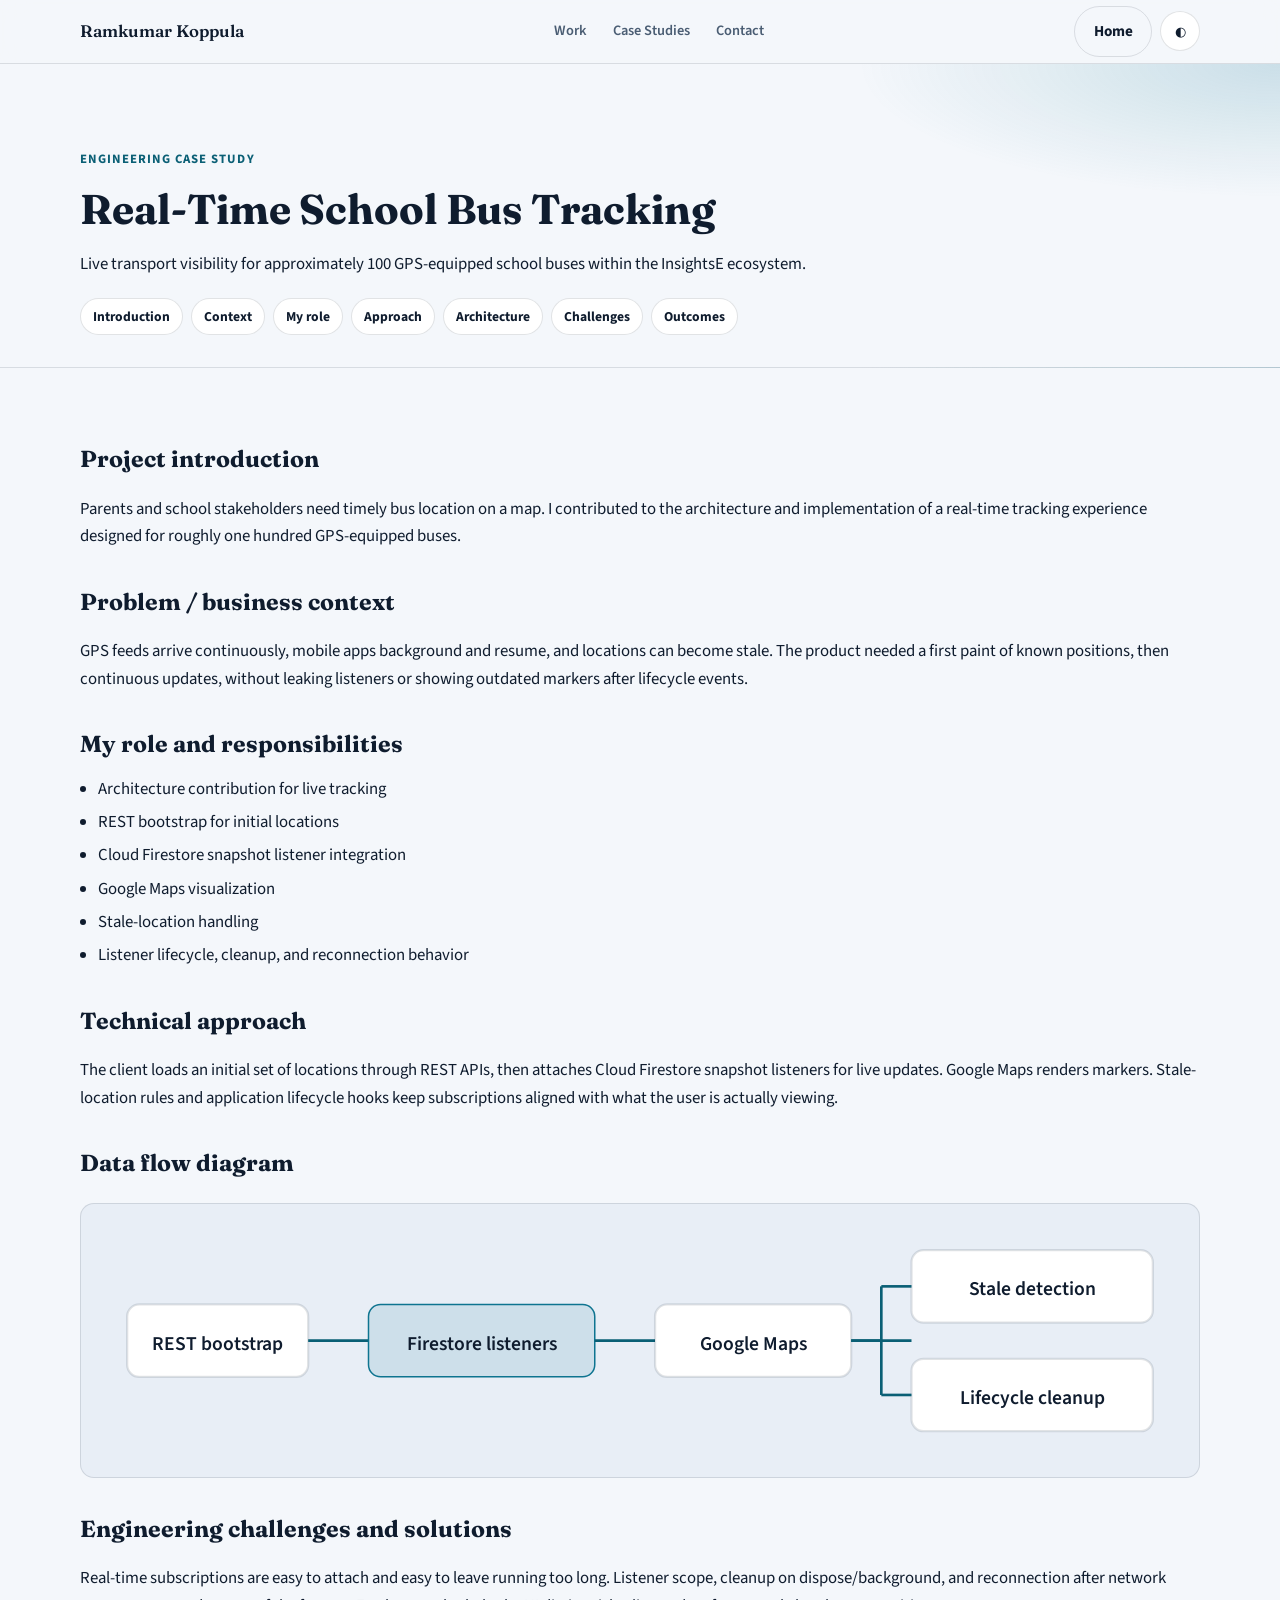
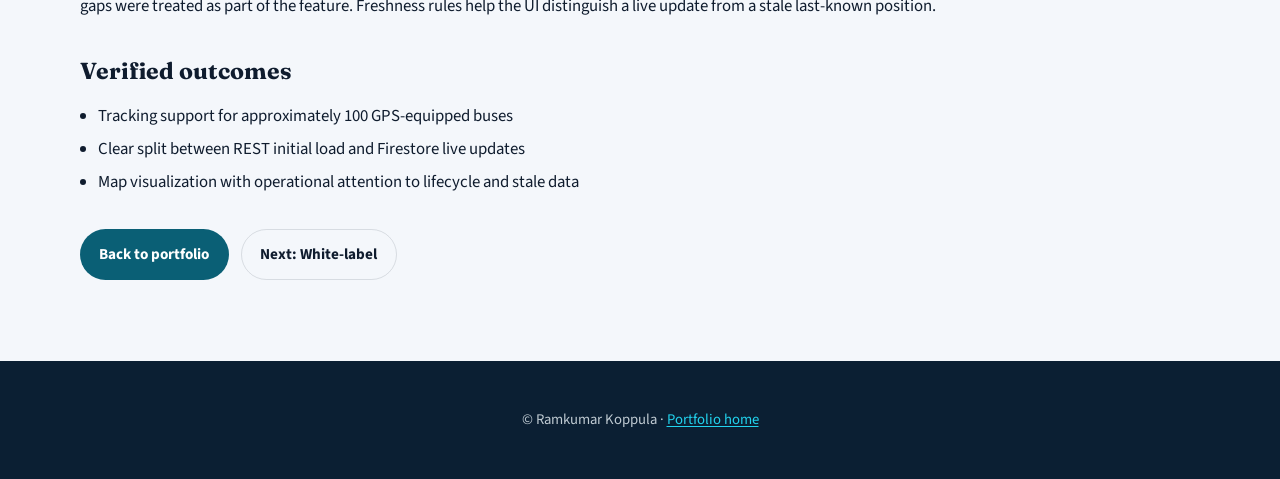
<file: case-studies/bus-tracking.html>
<!DOCTYPE html>
<html lang="en">
<head>
  <meta charset="utf-8" />
  <meta name="viewport" content="width=device-width, initial-scale=1" />
  <title>Real-Time School Bus Tracking Case Study | Ramkumar Koppula</title>
  <meta name="description" content="Architecture for live school bus tracking across ~100 GPS-equipped buses using REST bootstrap, Cloud Firestore listeners, Google Maps, and lifecycle-aware subscription management." />
  <link rel="canonical" href="https://rameolic.github.io/portfolio/case-studies/bus-tracking.html" />
  <meta property="og:type" content="article" />
  <meta property="og:url" content="https://rameolic.github.io/portfolio/case-studies/bus-tracking.html" />
  <meta property="og:title" content="Real-Time School Bus Tracking — Case Study" />
  <meta property="og:description" content="REST + Firestore snapshot listeners + Google Maps for approximately 100 school buses." />
  <meta property="og:image" content="https://rameolic.github.io/portfolio/assets/img/insightse.png" />
  <meta name="twitter:card" content="summary_large_image" />
  <meta name="twitter:title" content="Real-Time School Bus Tracking Case Study" />
  <meta name="twitter:description" content="Live bus tracking with Firestore listeners, Maps, and lifecycle cleanup." />
  <meta name="twitter:image" content="https://rameolic.github.io/portfolio/assets/img/insightse.png" />
  <link rel="icon" type="image/png" sizes="32x32" href="../assets/img/favicon-32.png" />
  <link rel="preconnect" href="https://fonts.googleapis.com" />
  <link rel="preconnect" href="https://fonts.gstatic.com" crossorigin />
  <link href="https://fonts.googleapis.com/css2?family=Fraunces:opsz,wght@9..144,500;9..144,600;9..144,700&family=IBM+Plex+Mono:wght@500&family=Source+Sans+3:wght@400;600;700&display=swap" rel="stylesheet" />
  <link rel="stylesheet" href="../assets/css/portfolio.css" />
</head>
<body>
  <a class="skip-link" href="#main">Skip to content</a>
  <header class="site-nav">
    <div class="nav-inner">
      <a class="brand" href="../index.html">Ramkumar Koppula</a>
      <nav aria-label="Primary">
        <ul class="nav-links">
          <li><a href="../index.html#projects">Work</a></li>
          <li><a href="../index.html#case-studies">Case Studies</a></li>
          <li><a href="../index.html#contact">Contact</a></li>
        </ul>
      </nav>
      <div class="nav-actions">
        <a class="btn btn-secondary" href="../index.html">Home</a>
        <button type="button" class="icon-btn" data-theme-toggle aria-label="Switch theme">◐</button>
      </div>
    </div>
  </header>

  <main id="main">
    <header class="cs-hero">
      <div class="container">
        <p class="section-kicker">Engineering Case Study</p>
        <h1>Real-Time School Bus Tracking</h1>
        <p>Live transport visibility for approximately 100 GPS-equipped school buses within the InsightsE ecosystem.</p>
        <nav class="cs-toc" aria-label="On this page">
          <a href="#intro">Introduction</a>
          <a href="#context">Context</a>
          <a href="#role">My role</a>
          <a href="#approach">Approach</a>
          <a href="#architecture">Architecture</a>
          <a href="#challenges">Challenges</a>
          <a href="#outcomes">Outcomes</a>
        </nav>
      </div>
    </header>

    <article class="cs-content">
      <div class="container">
        <h2 id="intro">Project introduction</h2>
        <p>
          Parents and school stakeholders need timely bus location on a map. I contributed to the architecture and implementation of a real-time tracking experience designed for roughly one hundred GPS-equipped buses.
        </p>

        <h2 id="context">Problem / business context</h2>
        <p>
          GPS feeds arrive continuously, mobile apps background and resume, and locations can become stale. The product needed a first paint of known positions, then continuous updates, without leaking listeners or showing outdated markers after lifecycle events.
        </p>

        <h2 id="role">My role and responsibilities</h2>
        <ul class="checklist">
          <li>Architecture contribution for live tracking</li>
          <li>REST bootstrap for initial locations</li>
          <li>Cloud Firestore snapshot listener integration</li>
          <li>Google Maps visualization</li>
          <li>Stale-location handling</li>
          <li>Listener lifecycle, cleanup, and reconnection behavior</li>
        </ul>

        <h2 id="approach">Technical approach</h2>
        <p>
          The client loads an initial set of locations through REST APIs, then attaches Cloud Firestore snapshot listeners for live updates. Google Maps renders markers. Stale-location rules and application lifecycle hooks keep subscriptions aligned with what the user is actually viewing.
        </p>

        <h2 id="architecture">Data flow diagram</h2>
        <div class="cs-diagram-wrap">
          <svg class="svg-diagram" viewBox="0 0 720 160" role="img" aria-labelledby="bus-flow-title">
            <title id="bus-flow-title">REST bootstrap flows into Firestore listeners, Google Maps, stale detection, and lifecycle cleanup</title>
            <rect class="box" x="20" y="56" width="120" height="48" rx="8"/><text x="80" y="86" text-anchor="middle">REST bootstrap</text>
            <line x1="140" y1="80" x2="180" y2="80"/>
            <rect class="box-accent" x="180" y="56" width="150" height="48" rx="8"/><text x="255" y="86" text-anchor="middle">Firestore listeners</text>
            <line x1="330" y1="80" x2="370" y2="80"/>
            <rect class="box" x="370" y="56" width="130" height="48" rx="8"/><text x="435" y="86" text-anchor="middle">Google Maps</text>
            <line x1="500" y1="80" x2="540" y2="80"/>
            <rect class="box" x="540" y="20" width="160" height="48" rx="8"/><text x="620" y="50" text-anchor="middle">Stale detection</text>
            <rect class="box" x="540" y="92" width="160" height="48" rx="8"/><text x="620" y="122" text-anchor="middle">Lifecycle cleanup</text>
            <line x1="500" y1="80" x2="520" y2="80"/>
            <line x1="520" y1="44" x2="520" y2="116"/>
            <line x1="520" y1="44" x2="540" y2="44"/>
            <line x1="520" y1="116" x2="540" y2="116"/>
          </svg>
        </div>

        <h2 id="challenges">Engineering challenges and solutions</h2>
        <p>
          Real-time subscriptions are easy to attach and easy to leave running too long. Listener scope, cleanup on dispose/background, and reconnection after network gaps were treated as part of the feature. Freshness rules help the UI distinguish a live update from a stale last-known position.
        </p>

        <h2 id="outcomes">Verified outcomes</h2>
        <ul class="checklist">
          <li>Tracking support for approximately 100 GPS-equipped buses</li>
          <li>Clear split between REST initial load and Firestore live updates</li>
          <li>Map visualization with operational attention to lifecycle and stale data</li>
        </ul>

        <p style="margin-top:2rem" class="btn-group">
          <a class="btn btn-primary" href="../index.html#projects">Back to portfolio</a>
          <a class="btn btn-secondary" href="./white-label.html">Next: White-label</a>
        </p>
      </div>
    </article>
  </main>

  <footer class="site-footer">
    <div class="container">
      <p>© Ramkumar Koppula · <a href="../index.html">Portfolio home</a></p>
    </div>
  </footer>
  <script src="../assets/js/content.js"></script>
  <script src="../assets/js/portfolio.js"></script>
</body>
</html>
</file>
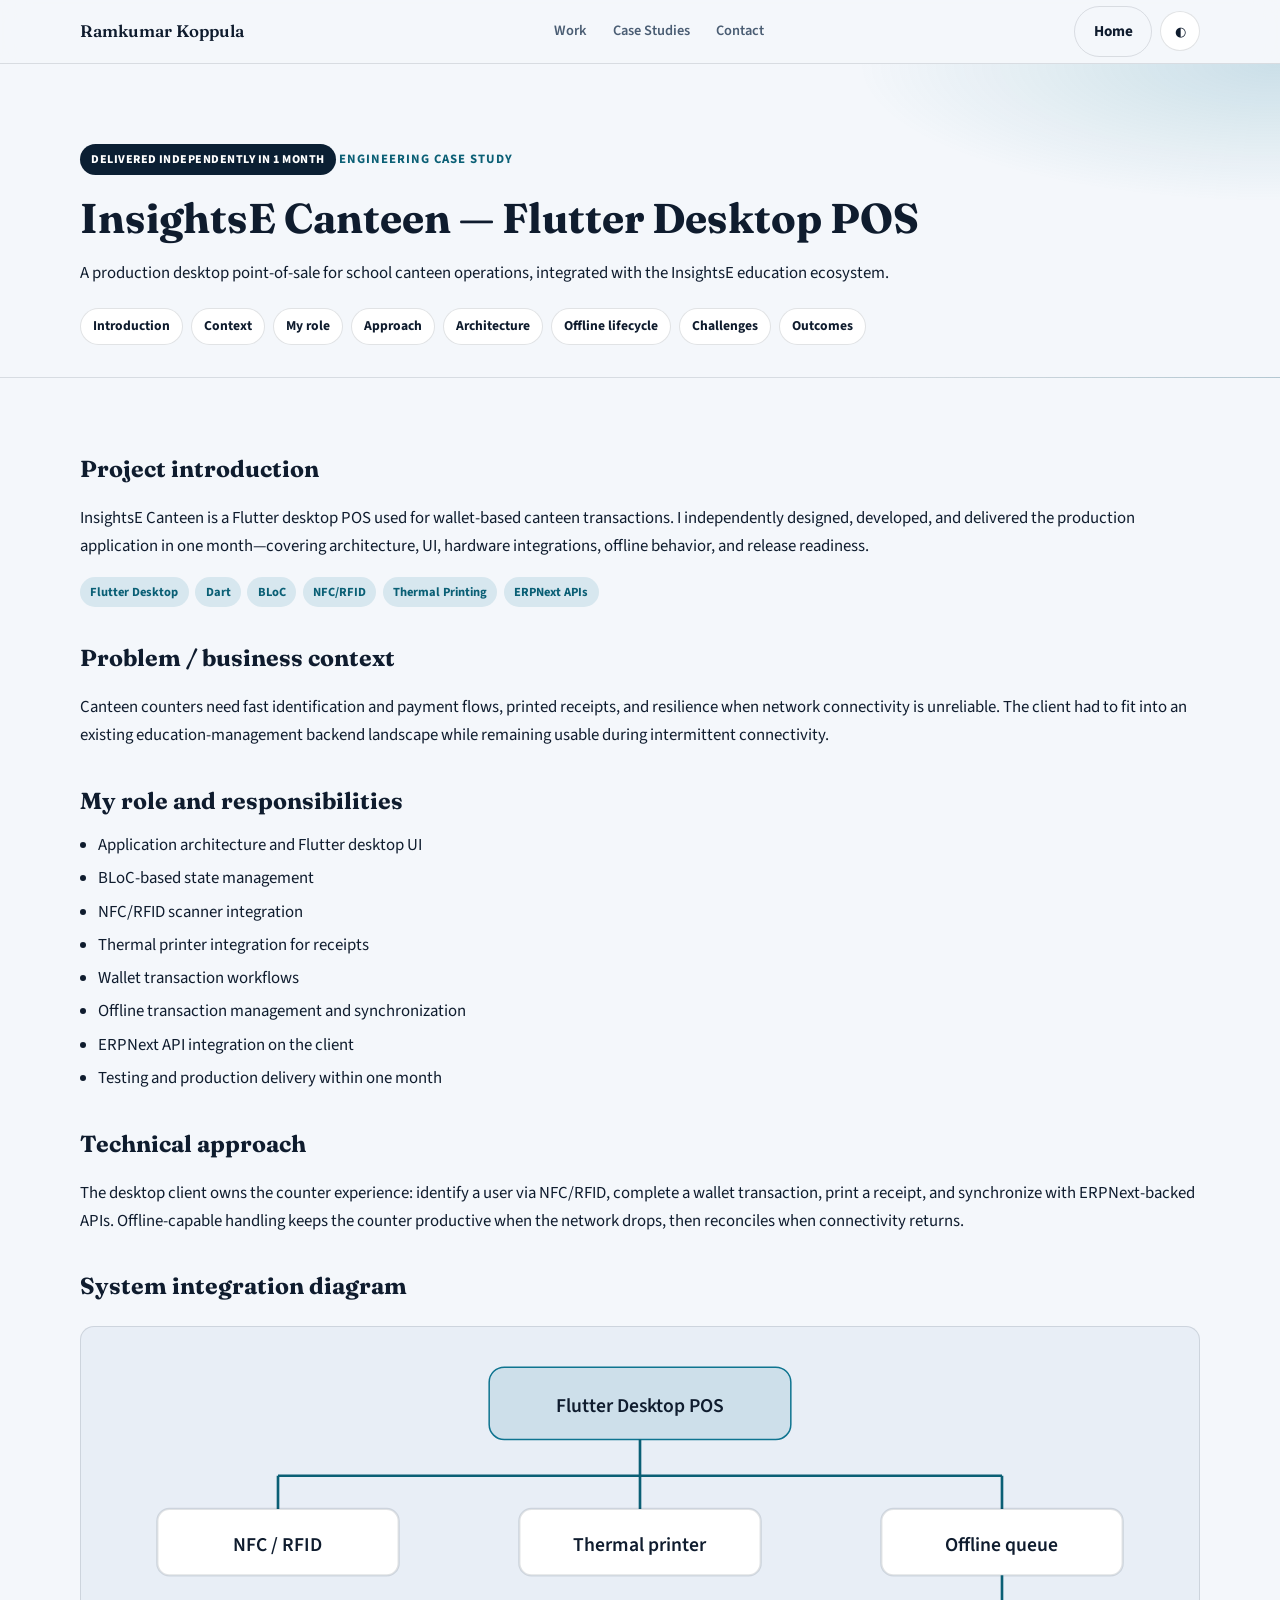
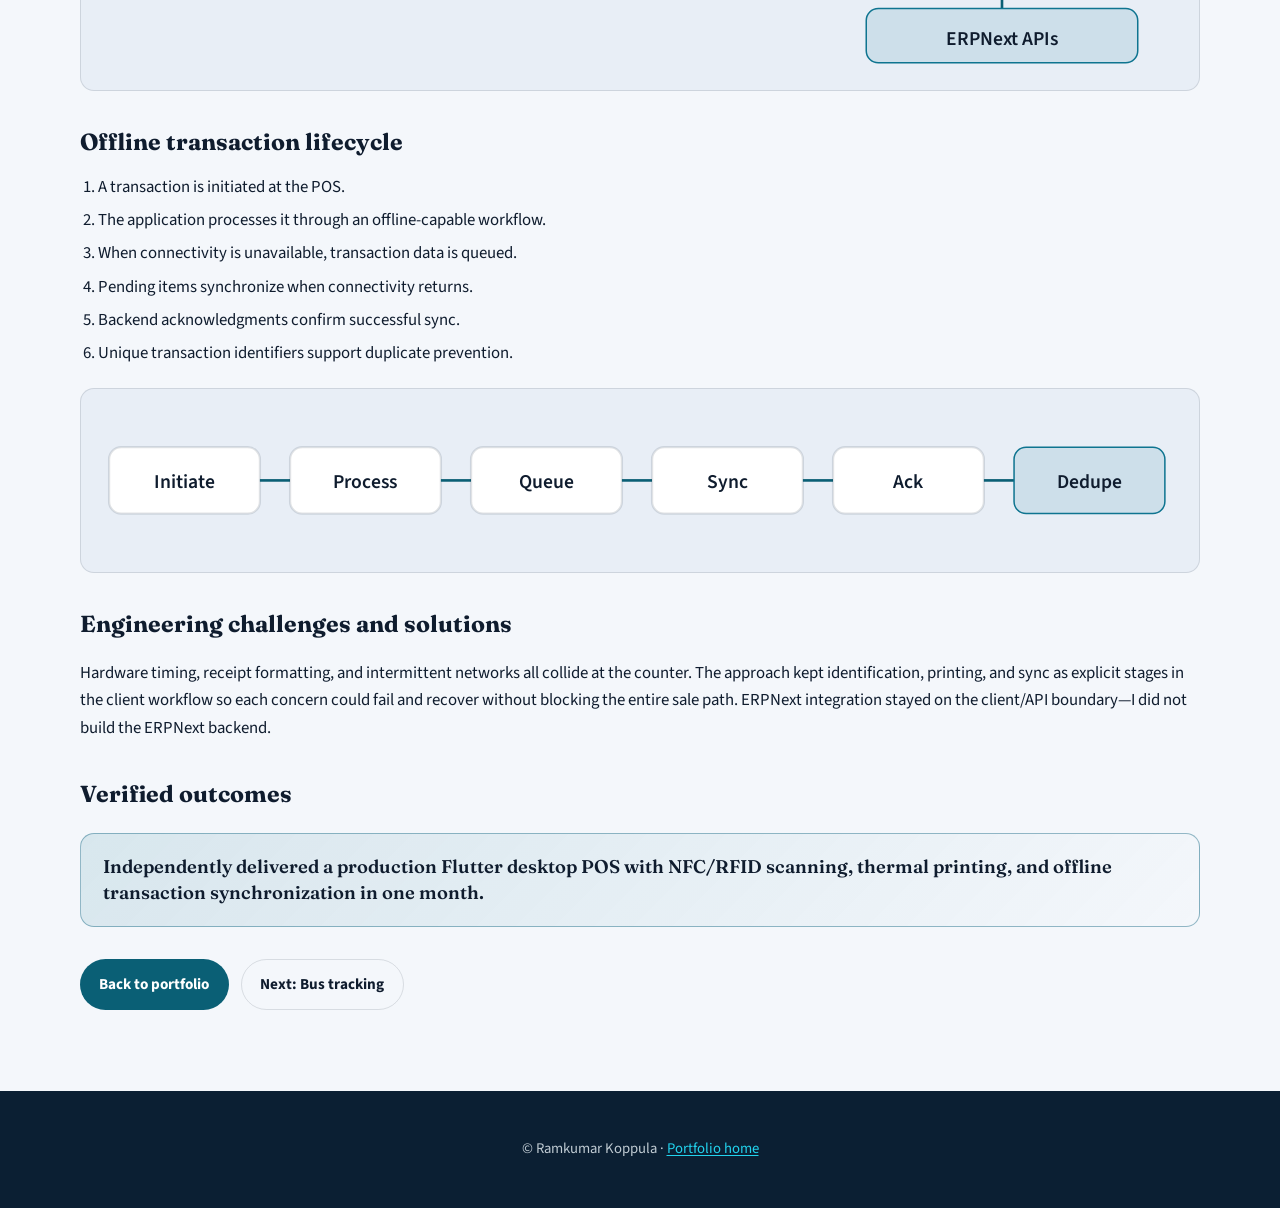
<file: case-studies/canteen-pos.html>
<!DOCTYPE html>
<html lang="en">
<head>
  <meta charset="utf-8" />
  <meta name="viewport" content="width=device-width, initial-scale=1" />
  <title>InsightsE Canteen Desktop POS Case Study | Ramkumar Koppula</title>
  <meta name="description" content="How Ramkumar Koppula independently designed and delivered a production Flutter desktop POS in one month—with NFC/RFID, thermal printing, offline sync, and ERPNext API integration." />
  <link rel="canonical" href="https://rameolic.github.io/portfolio/case-studies/canteen-pos.html" />
  <meta property="og:type" content="article" />
  <meta property="og:url" content="https://rameolic.github.io/portfolio/case-studies/canteen-pos.html" />
  <meta property="og:title" content="InsightsE Canteen Desktop POS — Engineering Case Study" />
  <meta property="og:description" content="One-month independent delivery of a Flutter desktop POS with NFC/RFID, thermal printing, and offline transaction synchronization." />
  <meta property="og:image" content="https://rameolic.github.io/portfolio/assets/img/about-portrait.jpg" />
  <meta name="twitter:card" content="summary_large_image" />
  <meta name="twitter:title" content="InsightsE Canteen Desktop POS Case Study" />
  <meta name="twitter:description" content="Flutter desktop POS delivered in one month with hardware integrations and offline sync." />
  <meta name="twitter:image" content="https://rameolic.github.io/portfolio/assets/img/about-portrait.jpg" />
  <link rel="icon" type="image/png" sizes="32x32" href="../assets/img/favicon-32.png" />
  <link rel="preconnect" href="https://fonts.googleapis.com" />
  <link rel="preconnect" href="https://fonts.gstatic.com" crossorigin />
  <link href="https://fonts.googleapis.com/css2?family=Fraunces:opsz,wght@9..144,500;9..144,600;9..144,700&family=IBM+Plex+Mono:wght@500&family=Source+Sans+3:wght@400;600;700&display=swap" rel="stylesheet" />
  <link rel="stylesheet" href="../assets/css/portfolio.css" />
</head>
<body>
  <a class="skip-link" href="#main">Skip to content</a>
  <header class="site-nav">
    <div class="nav-inner">
      <a class="brand" href="../index.html">Ramkumar Koppula</a>
      <nav aria-label="Primary">
        <ul class="nav-links">
          <li><a href="../index.html#projects">Work</a></li>
          <li><a href="../index.html#case-studies">Case Studies</a></li>
          <li><a href="../index.html#contact">Contact</a></li>
        </ul>
      </nav>
      <div class="nav-actions">
        <a class="btn btn-secondary" href="../index.html">Home</a>
        <button type="button" class="icon-btn" data-theme-toggle aria-label="Switch theme">◐</button>
      </div>
    </div>
  </header>

  <main id="main">
    <header class="cs-hero">
      <div class="container">
        <span class="badge">Delivered independently in 1 month</span>
        <p class="section-kicker">Engineering Case Study</p>
        <h1>InsightsE Canteen — Flutter Desktop POS</h1>
        <p>A production desktop point-of-sale for school canteen operations, integrated with the InsightsE education ecosystem.</p>
        <nav class="cs-toc" aria-label="On this page">
          <a href="#intro">Introduction</a>
          <a href="#context">Context</a>
          <a href="#role">My role</a>
          <a href="#approach">Approach</a>
          <a href="#architecture">Architecture</a>
          <a href="#offline">Offline lifecycle</a>
          <a href="#challenges">Challenges</a>
          <a href="#outcomes">Outcomes</a>
        </nav>
      </div>
    </header>

    <article class="cs-content">
      <div class="container">
        <h2 id="intro">Project introduction</h2>
        <p>
          InsightsE Canteen is a Flutter desktop POS used for wallet-based canteen transactions. I independently designed, developed, and delivered the production application in one month—covering architecture, UI, hardware integrations, offline behavior, and release readiness.
        </p>
        <ul class="tag-list" aria-label="Technologies">
          <li class="tag">Flutter Desktop</li>
          <li class="tag">Dart</li>
          <li class="tag">BLoC</li>
          <li class="tag">NFC/RFID</li>
          <li class="tag">Thermal Printing</li>
          <li class="tag">ERPNext APIs</li>
        </ul>

        <h2 id="context">Problem / business context</h2>
        <p>
          Canteen counters need fast identification and payment flows, printed receipts, and resilience when network connectivity is unreliable. The client had to fit into an existing education-management backend landscape while remaining usable during intermittent connectivity.
        </p>

        <h2 id="role">My role and responsibilities</h2>
        <ul class="checklist">
          <li>Application architecture and Flutter desktop UI</li>
          <li>BLoC-based state management</li>
          <li>NFC/RFID scanner integration</li>
          <li>Thermal printer integration for receipts</li>
          <li>Wallet transaction workflows</li>
          <li>Offline transaction management and synchronization</li>
          <li>ERPNext API integration on the client</li>
          <li>Testing and production delivery within one month</li>
        </ul>

        <h2 id="approach">Technical approach</h2>
        <p>
          The desktop client owns the counter experience: identify a user via NFC/RFID, complete a wallet transaction, print a receipt, and synchronize with ERPNext-backed APIs. Offline-capable handling keeps the counter productive when the network drops, then reconciles when connectivity returns.
        </p>

        <h2 id="architecture">System integration diagram</h2>
        <div class="cs-diagram-wrap">
          <svg class="svg-diagram" viewBox="0 0 720 220" role="img" aria-labelledby="canteen-arch-title">
            <title id="canteen-arch-title">Flutter desktop POS connected to NFC/RFID, thermal printer, offline queue, and ERPNext APIs</title>
            <rect class="box-accent" x="260" y="16" width="200" height="48" rx="10"/>
            <text x="360" y="46" text-anchor="middle">Flutter Desktop POS</text>
            <line x1="360" y1="64" x2="360" y2="88"/>
            <line x1="120" y1="88" x2="600" y2="88"/>
            <line x1="120" y1="88" x2="120" y2="110"/>
            <line x1="360" y1="88" x2="360" y2="110"/>
            <line x1="600" y1="88" x2="600" y2="110"/>
            <rect class="box" x="40" y="110" width="160" height="44" rx="8"/>
            <text x="120" y="138" text-anchor="middle">NFC / RFID</text>
            <rect class="box" x="280" y="110" width="160" height="44" rx="8"/>
            <text x="360" y="138" text-anchor="middle">Thermal printer</text>
            <rect class="box" x="520" y="110" width="160" height="44" rx="8"/>
            <text x="600" y="138" text-anchor="middle">Offline queue</text>
            <line x1="600" y1="154" x2="600" y2="176"/>
            <rect class="box-accent" x="510" y="176" width="180" height="36" rx="8"/>
            <text x="600" y="200" text-anchor="middle">ERPNext APIs</text>
          </svg>
        </div>

        <h2 id="offline">Offline transaction lifecycle</h2>
        <ol class="checklist">
          <li>A transaction is initiated at the POS.</li>
          <li>The application processes it through an offline-capable workflow.</li>
          <li>When connectivity is unavailable, transaction data is queued.</li>
          <li>Pending items synchronize when connectivity returns.</li>
          <li>Backend acknowledgments confirm successful sync.</li>
          <li>Unique transaction identifiers support duplicate prevention.</li>
        </ol>
        <div class="cs-diagram-wrap">
          <svg class="svg-diagram" viewBox="0 0 720 100" role="img" aria-labelledby="canteen-life-title">
            <title id="canteen-life-title">Offline transaction lifecycle from initiate to acknowledgment</title>
            <rect class="box" x="8" y="28" width="100" height="44" rx="8"/><text x="58" y="55" text-anchor="middle">Initiate</text>
            <line x1="108" y1="50" x2="128" y2="50"/>
            <rect class="box" x="128" y="28" width="100" height="44" rx="8"/><text x="178" y="55" text-anchor="middle">Process</text>
            <line x1="228" y1="50" x2="248" y2="50"/>
            <rect class="box" x="248" y="28" width="100" height="44" rx="8"/><text x="298" y="55" text-anchor="middle">Queue</text>
            <line x1="348" y1="50" x2="368" y2="50"/>
            <rect class="box" x="368" y="28" width="100" height="44" rx="8"/><text x="418" y="55" text-anchor="middle">Sync</text>
            <line x1="468" y1="50" x2="488" y2="50"/>
            <rect class="box" x="488" y="28" width="100" height="44" rx="8"/><text x="538" y="55" text-anchor="middle">Ack</text>
            <line x1="588" y1="50" x2="608" y2="50"/>
            <rect class="box-accent" x="608" y="28" width="100" height="44" rx="8"/><text x="658" y="55" text-anchor="middle">Dedupe</text>
          </svg>
        </div>

        <h2 id="challenges">Engineering challenges and solutions</h2>
        <p>
          Hardware timing, receipt formatting, and intermittent networks all collide at the counter. The approach kept identification, printing, and sync as explicit stages in the client workflow so each concern could fail and recover without blocking the entire sale path. ERPNext integration stayed on the client/API boundary—I did not build the ERPNext backend.
        </p>

        <h2 id="outcomes">Verified outcomes</h2>
        <div class="callout">
          Independently delivered a production Flutter desktop POS with NFC/RFID scanning, thermal printing, and offline transaction synchronization in one month.
        </div>

        <p style="margin-top:2rem" class="btn-group">
          <a class="btn btn-primary" href="../index.html#project-canteen">Back to portfolio</a>
          <a class="btn btn-secondary" href="./bus-tracking.html">Next: Bus tracking</a>
        </p>
      </div>
    </article>
  </main>

  <footer class="site-footer">
    <div class="container">
      <p>© Ramkumar Koppula · <a href="../index.html">Portfolio home</a></p>
    </div>
  </footer>
  <script src="../assets/js/content.js"></script>
  <script src="../assets/js/portfolio.js"></script>
</body>
</html>
</file>
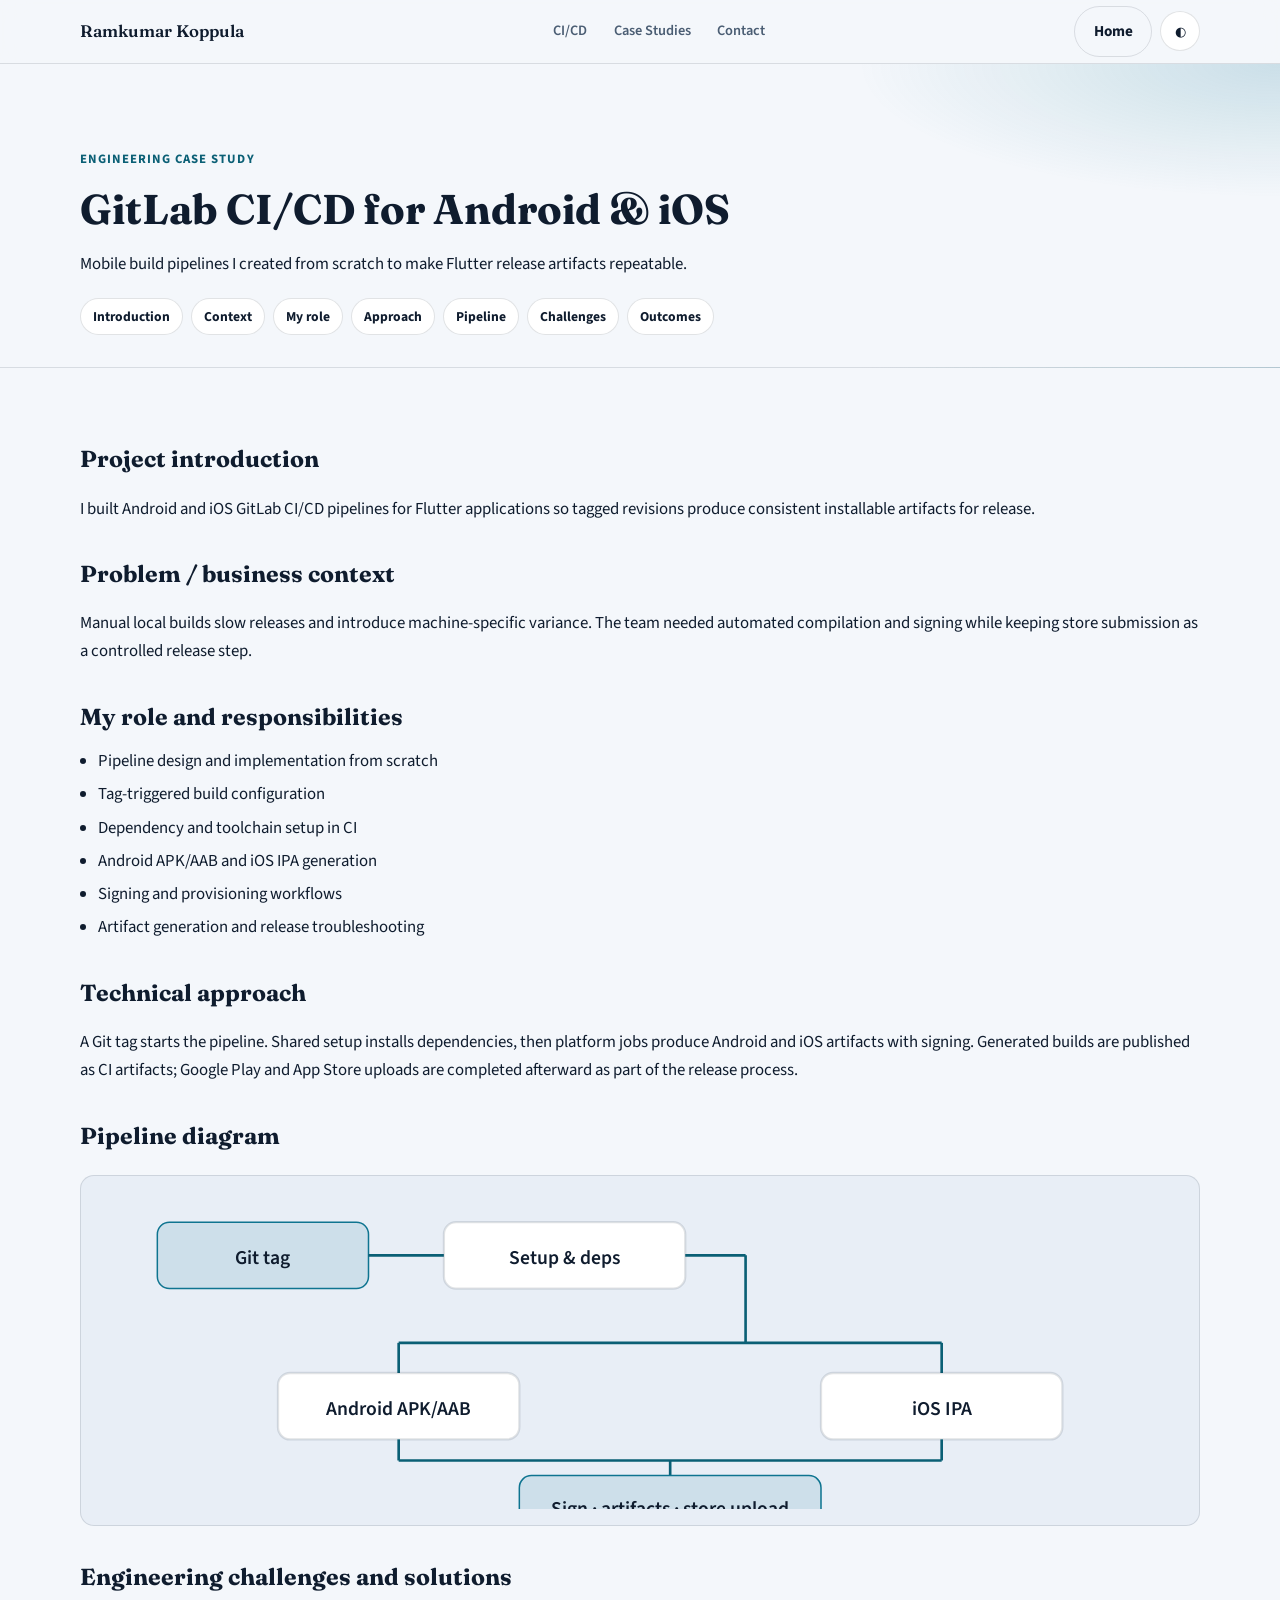
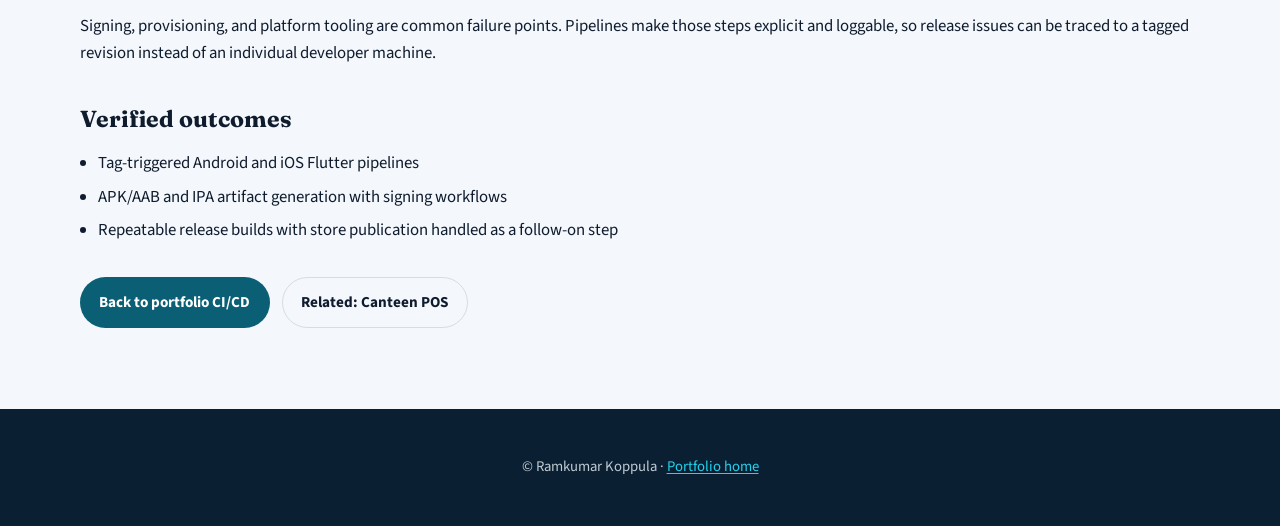
<file: case-studies/gitlab-cicd.html>
<!DOCTYPE html>
<html lang="en">
<head>
  <meta charset="utf-8" />
  <meta name="viewport" content="width=device-width, initial-scale=1" />
  <title>GitLab CI/CD for Android &amp; iOS Case Study | Ramkumar Koppula</title>
  <meta name="description" content="Android and iOS GitLab CI/CD pipelines built from scratch for Flutter: tag triggers, dependency setup, APK/AAB and IPA generation, signing, artifacts, and store upload as a release step." />
  <link rel="canonical" href="https://rameolic.github.io/portfolio/case-studies/gitlab-cicd.html" />
  <meta property="og:type" content="article" />
  <meta property="og:url" content="https://rameolic.github.io/portfolio/case-studies/gitlab-cicd.html" />
  <meta property="og:title" content="GitLab CI/CD for Android &amp; iOS — Case Study" />
  <meta property="og:description" content="Tag-triggered Flutter mobile pipelines producing signed Android and iOS artifacts." />
  <meta property="og:image" content="https://rameolic.github.io/portfolio/assets/img/about-portrait.jpg" />
  <meta name="twitter:card" content="summary_large_image" />
  <meta name="twitter:title" content="GitLab CI/CD Case Study" />
  <meta name="twitter:description" content="Flutter Android and iOS pipelines built from scratch in GitLab." />
  <meta name="twitter:image" content="https://rameolic.github.io/portfolio/assets/img/about-portrait.jpg" />
  <link rel="icon" type="image/png" sizes="32x32" href="../assets/img/favicon-32.png" />
  <link rel="preconnect" href="https://fonts.googleapis.com" />
  <link rel="preconnect" href="https://fonts.gstatic.com" crossorigin />
  <link href="https://fonts.googleapis.com/css2?family=Fraunces:opsz,wght@9..144,500;9..144,600;9..144,700&family=IBM+Plex+Mono:wght@500&family=Source+Sans+3:wght@400;600;700&display=swap" rel="stylesheet" />
  <link rel="stylesheet" href="../assets/css/portfolio.css" />
</head>
<body>
  <a class="skip-link" href="#main">Skip to content</a>
  <header class="site-nav">
    <div class="nav-inner">
      <a class="brand" href="../index.html">Ramkumar Koppula</a>
      <nav aria-label="Primary">
        <ul class="nav-links">
          <li><a href="../index.html#cicd">CI/CD</a></li>
          <li><a href="../index.html#case-studies">Case Studies</a></li>
          <li><a href="../index.html#contact">Contact</a></li>
        </ul>
      </nav>
      <div class="nav-actions">
        <a class="btn btn-secondary" href="../index.html">Home</a>
        <button type="button" class="icon-btn" data-theme-toggle aria-label="Switch theme">◐</button>
      </div>
    </div>
  </header>

  <main id="main">
    <header class="cs-hero">
      <div class="container">
        <p class="section-kicker">Engineering Case Study</p>
        <h1>GitLab CI/CD for Android &amp; iOS</h1>
        <p>Mobile build pipelines I created from scratch to make Flutter release artifacts repeatable.</p>
        <nav class="cs-toc" aria-label="On this page">
          <a href="#intro">Introduction</a>
          <a href="#context">Context</a>
          <a href="#role">My role</a>
          <a href="#approach">Approach</a>
          <a href="#architecture">Pipeline</a>
          <a href="#challenges">Challenges</a>
          <a href="#outcomes">Outcomes</a>
        </nav>
      </div>
    </header>

    <article class="cs-content">
      <div class="container">
        <h2 id="intro">Project introduction</h2>
        <p>
          I built Android and iOS GitLab CI/CD pipelines for Flutter applications so tagged revisions produce consistent installable artifacts for release.
        </p>

        <h2 id="context">Problem / business context</h2>
        <p>
          Manual local builds slow releases and introduce machine-specific variance. The team needed automated compilation and signing while keeping store submission as a controlled release step.
        </p>

        <h2 id="role">My role and responsibilities</h2>
        <ul class="checklist">
          <li>Pipeline design and implementation from scratch</li>
          <li>Tag-triggered build configuration</li>
          <li>Dependency and toolchain setup in CI</li>
          <li>Android APK/AAB and iOS IPA generation</li>
          <li>Signing and provisioning workflows</li>
          <li>Artifact generation and release troubleshooting</li>
        </ul>

        <h2 id="approach">Technical approach</h2>
        <p>
          A Git tag starts the pipeline. Shared setup installs dependencies, then platform jobs produce Android and iOS artifacts with signing. Generated builds are published as CI artifacts; Google Play and App Store uploads are completed afterward as part of the release process.
        </p>

        <h2 id="architecture">Pipeline diagram</h2>
        <div class="cs-diagram-wrap">
          <svg class="svg-diagram" viewBox="0 0 720 210" role="img" aria-labelledby="cicd-title">
            <title id="cicd-title">Shared tag trigger and setup branching into Android and iOS build paths then signing and artifacts</title>
            <rect class="box-accent" x="40" y="20" width="140" height="44" rx="8"/><text x="110" y="48" text-anchor="middle">Git tag</text>
            <line x1="180" y1="42" x2="230" y2="42"/>
            <rect class="box" x="230" y="20" width="160" height="44" rx="8"/><text x="310" y="48" text-anchor="middle">Setup &amp; deps</text>
            <line x1="390" y1="42" x2="430" y2="42"/>
            <line x1="430" y1="42" x2="430" y2="100"/>
            <line x1="200" y1="100" x2="560" y2="100"/>
            <line x1="200" y1="100" x2="200" y2="120"/>
            <line x1="560" y1="100" x2="560" y2="120"/>
            <rect class="box" x="120" y="120" width="160" height="44" rx="8"/><text x="200" y="148" text-anchor="middle">Android APK/AAB</text>
            <rect class="box" x="480" y="120" width="160" height="44" rx="8"/><text x="560" y="148" text-anchor="middle">iOS IPA</text>
            <line x1="200" y1="164" x2="200" y2="178"/>
            <line x1="560" y1="164" x2="560" y2="178"/>
            <line x1="200" y1="178" x2="560" y2="178"/>
            <line x1="380" y1="178" x2="380" y2="188"/>
            <rect class="box-accent" x="300" y="188" width="160" height="18" rx="4" opacity="0"/>
            <rect class="box-accent" x="280" y="188" width="200" height="40" rx="8"/>
            <text x="380" y="214" text-anchor="middle">Sign · artifacts · store upload</text>
          </svg>
        </div>

        <h2 id="challenges">Engineering challenges and solutions</h2>
        <p>
          Signing, provisioning, and platform tooling are common failure points. Pipelines make those steps explicit and loggable, so release issues can be traced to a tagged revision instead of an individual developer machine.
        </p>

        <h2 id="outcomes">Verified outcomes</h2>
        <ul class="checklist">
          <li>Tag-triggered Android and iOS Flutter pipelines</li>
          <li>APK/AAB and IPA artifact generation with signing workflows</li>
          <li>Repeatable release builds with store publication handled as a follow-on step</li>
        </ul>

        <p style="margin-top:2rem" class="btn-group">
          <a class="btn btn-primary" href="../index.html#cicd">Back to portfolio CI/CD</a>
          <a class="btn btn-secondary" href="./canteen-pos.html">Related: Canteen POS</a>
        </p>
      </div>
    </article>
  </main>

  <footer class="site-footer">
    <div class="container">
      <p>© Ramkumar Koppula · <a href="../index.html">Portfolio home</a></p>
    </div>
  </footer>
  <script src="../assets/js/content.js"></script>
  <script src="../assets/js/portfolio.js"></script>
</body>
</html>
</file>
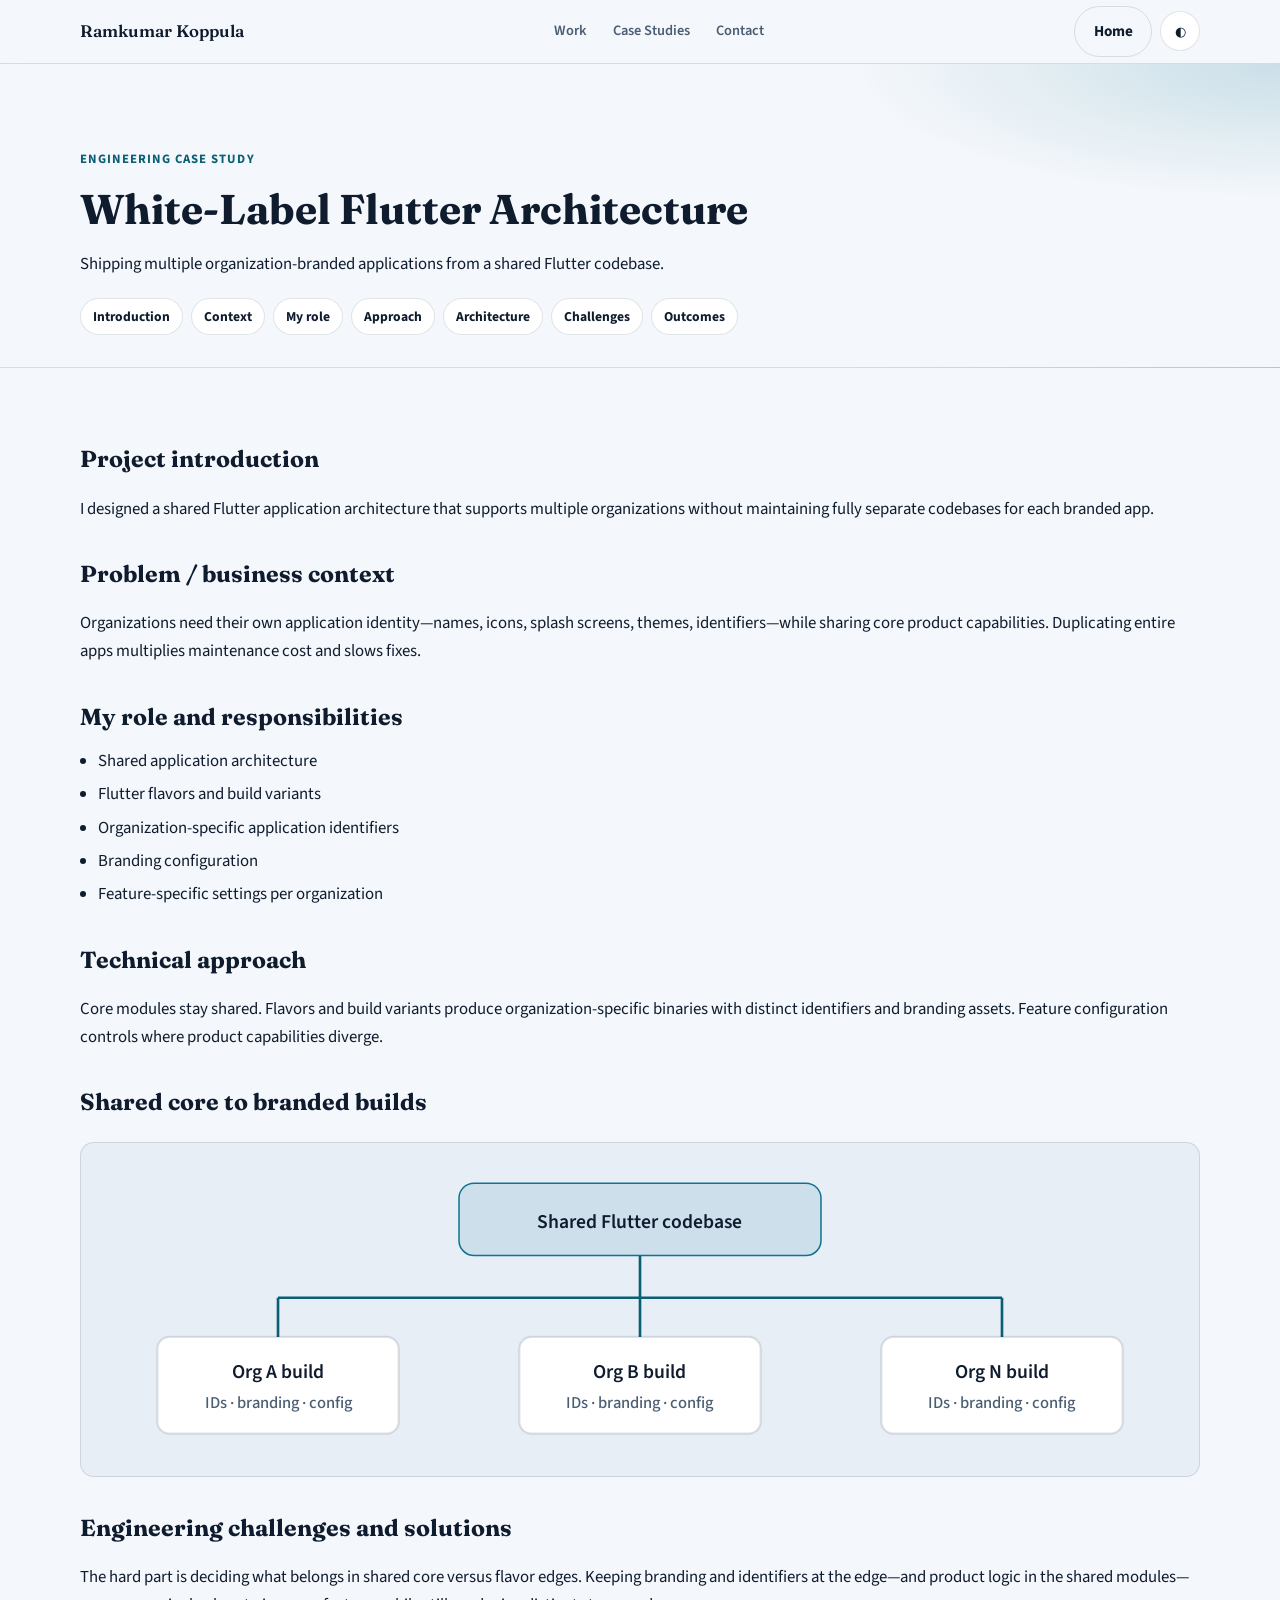
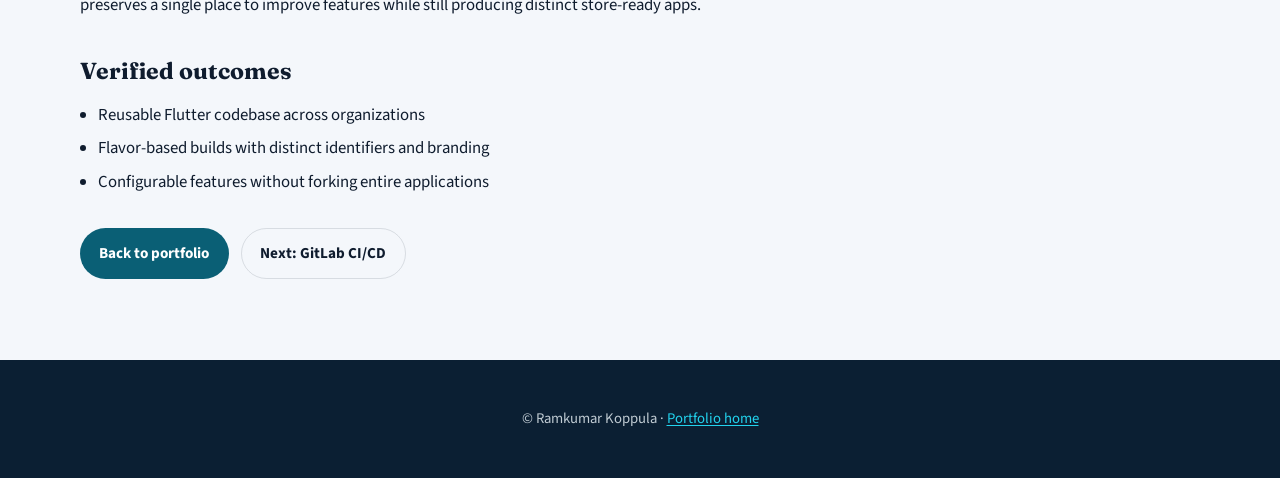
<file: case-studies/white-label.html>
<!DOCTYPE html>
<html lang="en">
<head>
  <meta charset="utf-8" />
  <meta name="viewport" content="width=device-width, initial-scale=1" />
  <title>White-Label Flutter Architecture Case Study | Ramkumar Koppula</title>
  <meta name="description" content="Shared Flutter architecture using flavors, build variants, branding, and feature configuration to ship multiple organization-specific applications from one codebase." />
  <link rel="canonical" href="https://rameolic.github.io/portfolio/case-studies/white-label.html" />
  <meta property="og:type" content="article" />
  <meta property="og:url" content="https://rameolic.github.io/portfolio/case-studies/white-label.html" />
  <meta property="og:title" content="White-Label Flutter Architecture — Case Study" />
  <meta property="og:description" content="One shared Flutter codebase, many branded organization builds via flavors and configuration." />
  <meta property="og:image" content="https://rameolic.github.io/portfolio/assets/img/about-portrait.jpg" />
  <meta name="twitter:card" content="summary_large_image" />
  <meta name="twitter:title" content="White-Label Flutter Architecture Case Study" />
  <meta name="twitter:description" content="Flavors, branding, and feature configuration for multi-organization Flutter apps." />
  <meta name="twitter:image" content="https://rameolic.github.io/portfolio/assets/img/about-portrait.jpg" />
  <link rel="icon" type="image/png" sizes="32x32" href="../assets/img/favicon-32.png" />
  <link rel="preconnect" href="https://fonts.googleapis.com" />
  <link rel="preconnect" href="https://fonts.gstatic.com" crossorigin />
  <link href="https://fonts.googleapis.com/css2?family=Fraunces:opsz,wght@9..144,500;9..144,600;9..144,700&family=IBM+Plex+Mono:wght@500&family=Source+Sans+3:wght@400;600;700&display=swap" rel="stylesheet" />
  <link rel="stylesheet" href="../assets/css/portfolio.css" />
</head>
<body>
  <a class="skip-link" href="#main">Skip to content</a>
  <header class="site-nav">
    <div class="nav-inner">
      <a class="brand" href="../index.html">Ramkumar Koppula</a>
      <nav aria-label="Primary">
        <ul class="nav-links">
          <li><a href="../index.html#projects">Work</a></li>
          <li><a href="../index.html#case-studies">Case Studies</a></li>
          <li><a href="../index.html#contact">Contact</a></li>
        </ul>
      </nav>
      <div class="nav-actions">
        <a class="btn btn-secondary" href="../index.html">Home</a>
        <button type="button" class="icon-btn" data-theme-toggle aria-label="Switch theme">◐</button>
      </div>
    </div>
  </header>

  <main id="main">
    <header class="cs-hero">
      <div class="container">
        <p class="section-kicker">Engineering Case Study</p>
        <h1>White-Label Flutter Architecture</h1>
        <p>Shipping multiple organization-branded applications from a shared Flutter codebase.</p>
        <nav class="cs-toc" aria-label="On this page">
          <a href="#intro">Introduction</a>
          <a href="#context">Context</a>
          <a href="#role">My role</a>
          <a href="#approach">Approach</a>
          <a href="#architecture">Architecture</a>
          <a href="#challenges">Challenges</a>
          <a href="#outcomes">Outcomes</a>
        </nav>
      </div>
    </header>

    <article class="cs-content">
      <div class="container">
        <h2 id="intro">Project introduction</h2>
        <p>
          I designed a shared Flutter application architecture that supports multiple organizations without maintaining fully separate codebases for each branded app.
        </p>

        <h2 id="context">Problem / business context</h2>
        <p>
          Organizations need their own application identity—names, icons, splash screens, themes, identifiers—while sharing core product capabilities. Duplicating entire apps multiplies maintenance cost and slows fixes.
        </p>

        <h2 id="role">My role and responsibilities</h2>
        <ul class="checklist">
          <li>Shared application architecture</li>
          <li>Flutter flavors and build variants</li>
          <li>Organization-specific application identifiers</li>
          <li>Branding configuration</li>
          <li>Feature-specific settings per organization</li>
        </ul>

        <h2 id="approach">Technical approach</h2>
        <p>
          Core modules stay shared. Flavors and build variants produce organization-specific binaries with distinct identifiers and branding assets. Feature configuration controls where product capabilities diverge.
        </p>

        <h2 id="architecture">Shared core to branded builds</h2>
        <div class="cs-diagram-wrap">
          <svg class="svg-diagram" viewBox="0 0 720 200" role="img" aria-labelledby="wl-title">
            <title id="wl-title">Shared Flutter core branching into organization-specific flavors</title>
            <rect class="box-accent" x="240" y="16" width="240" height="48" rx="10"/>
            <text x="360" y="46" text-anchor="middle">Shared Flutter codebase</text>
            <line x1="360" y1="64" x2="360" y2="92"/>
            <line x1="120" y1="92" x2="600" y2="92"/>
            <line x1="120" y1="92" x2="120" y2="118"/>
            <line x1="360" y1="92" x2="360" y2="118"/>
            <line x1="600" y1="92" x2="600" y2="118"/>
            <rect class="box" x="40" y="118" width="160" height="64" rx="8"/>
            <text x="120" y="145" text-anchor="middle">Org A build</text>
            <text class="muted" x="120" y="165" text-anchor="middle">IDs · branding · config</text>
            <rect class="box" x="280" y="118" width="160" height="64" rx="8"/>
            <text x="360" y="145" text-anchor="middle">Org B build</text>
            <text class="muted" x="360" y="165" text-anchor="middle">IDs · branding · config</text>
            <rect class="box" x="520" y="118" width="160" height="64" rx="8"/>
            <text x="600" y="145" text-anchor="middle">Org N build</text>
            <text class="muted" x="600" y="165" text-anchor="middle">IDs · branding · config</text>
          </svg>
        </div>

        <h2 id="challenges">Engineering challenges and solutions</h2>
        <p>
          The hard part is deciding what belongs in shared core versus flavor edges. Keeping branding and identifiers at the edge—and product logic in the shared modules—preserves a single place to improve features while still producing distinct store-ready apps.
        </p>

        <h2 id="outcomes">Verified outcomes</h2>
        <ul class="checklist">
          <li>Reusable Flutter codebase across organizations</li>
          <li>Flavor-based builds with distinct identifiers and branding</li>
          <li>Configurable features without forking entire applications</li>
        </ul>

        <p style="margin-top:2rem" class="btn-group">
          <a class="btn btn-primary" href="../index.html#projects">Back to portfolio</a>
          <a class="btn btn-secondary" href="./gitlab-cicd.html">Next: GitLab CI/CD</a>
        </p>
      </div>
    </article>
  </main>

  <footer class="site-footer">
    <div class="container">
      <p>© Ramkumar Koppula · <a href="../index.html">Portfolio home</a></p>
    </div>
  </footer>
  <script src="../assets/js/content.js"></script>
  <script src="../assets/js/portfolio.js"></script>
</body>
</html>
</file>
<file: assets/css/portfolio.css>
/* Ramkumar Koppula — Portfolio design system */
:root {
  --bg: #f4f7fb;
  --bg-elevated: #ffffff;
  --bg-muted: #e8eef6;
  --text: #0f1c2e;
  --text-muted: #4a5d73;
  --border: rgba(15, 28, 46, 0.12);
  --accent: #0e7490;
  --accent-strong: #0a5f75;
  --accent-soft: rgba(14, 116, 144, 0.12);
  --navy: #0b1f33;
  --navy-2: #14324d;
  --cyan: #22d3ee;
  --success: #0f766e;
  --warning: #b45309;
  --radius: 14px;
  --radius-sm: 8px;
  --shadow: 0 12px 40px rgba(11, 31, 51, 0.08);
  --font-display: "Fraunces", "Iowan Old Style", Georgia, serif;
  --font-body: "Source Sans 3", "Source Sans Pro", "Segoe UI", sans-serif;
  --font-mono: "IBM Plex Mono", ui-monospace, monospace;
  --max: 1120px;
  --nav-h: 64px;
  --ease: cubic-bezier(0.22, 1, 0.36, 1);
}

[data-theme="dark"] {
  --bg: #07111c;
  --bg-elevated: #0d1a29;
  --bg-muted: #122437;
  --text: #e8eef6;
  --text-muted: #9bb0c5;
  --border: rgba(232, 238, 246, 0.12);
  --accent: #22d3ee;
  --accent-strong: #67e8f9;
  --accent-soft: rgba(34, 211, 238, 0.14);
  --shadow: 0 16px 48px rgba(0, 0, 0, 0.35);
}

*,
*::before,
*::after {
  box-sizing: border-box;
}

html {
  scroll-behavior: smooth;
  scroll-padding-top: calc(var(--nav-h) + 12px);
}

@media (prefers-reduced-motion: reduce) {
  html {
    scroll-behavior: auto;
  }
  *,
  *::before,
  *::after {
    animation-duration: 0.01ms !important;
    animation-iteration-count: 1 !important;
    transition-duration: 0.01ms !important;
  }
}

body {
  margin: 0;
  font-family: var(--font-body);
  font-size: 1.05rem;
  line-height: 1.65;
  color: var(--text);
  background: var(--bg);
  -webkit-font-smoothing: antialiased;
}

img {
  max-width: 100%;
  height: auto;
  display: block;
}

a {
  color: var(--accent-strong);
  text-underline-offset: 0.15em;
}

a:hover {
  color: var(--accent);
}

:focus-visible {
  outline: 2px solid var(--accent);
  outline-offset: 3px;
}

.skip-link {
  position: absolute;
  left: 1rem;
  top: -100px;
  z-index: 1000;
  background: var(--navy);
  color: #fff;
  padding: 0.75rem 1rem;
  border-radius: var(--radius-sm);
}

.skip-link:focus {
  top: 1rem;
}

.container {
  width: min(100% - 2rem, var(--max));
  margin-inline: auto;
}

.section {
  padding: clamp(3.5rem, 7vw, 5.5rem) 0;
}

.section-alt {
  background: var(--bg-elevated);
  border-block: 1px solid var(--border);
}

.section-head {
  margin-bottom: 2rem;
  max-width: 42rem;
}

.section-kicker {
  display: inline-block;
  font-size: 0.8rem;
  font-weight: 700;
  letter-spacing: 0.08em;
  text-transform: uppercase;
  color: var(--accent-strong);
  margin-bottom: 0.5rem;
}

.section-head h2 {
  font-family: var(--font-display);
  font-size: clamp(1.75rem, 3vw, 2.4rem);
  line-height: 1.2;
  margin: 0 0 0.75rem;
  font-weight: 600;
  letter-spacing: -0.02em;
}

.section-head p {
  margin: 0;
  color: var(--text-muted);
}

/* Nav */
.site-nav {
  position: sticky;
  top: 0;
  z-index: 100;
  height: var(--nav-h);
  display: flex;
  align-items: center;
  backdrop-filter: blur(14px);
  background: color-mix(in srgb, var(--bg) 82%, transparent);
  border-bottom: 1px solid var(--border);
}

.site-nav .nav-inner {
  width: min(100% - 1.5rem, var(--max));
  margin-inline: auto;
  display: flex;
  align-items: center;
  justify-content: space-between;
  gap: 1rem;
}

.brand {
  font-family: var(--font-display);
  font-weight: 600;
  color: var(--text);
  text-decoration: none;
  font-size: 1.05rem;
  white-space: nowrap;
}

.nav-links {
  display: none;
  gap: 0.35rem;
  align-items: center;
  list-style: none;
  margin: 0;
  padding: 0;
}

.nav-links a {
  text-decoration: none;
  color: var(--text-muted);
  font-size: 0.9rem;
  font-weight: 600;
  padding: 0.4rem 0.65rem;
  border-radius: 999px;
}

.nav-links a:hover,
.nav-links a.active {
  color: var(--text);
  background: var(--accent-soft);
}

.nav-actions {
  display: flex;
  align-items: center;
  gap: 0.5rem;
}

.icon-btn,
.menu-toggle {
  border: 1px solid var(--border);
  background: var(--bg-elevated);
  color: var(--text);
  border-radius: 999px;
  width: 40px;
  height: 40px;
  display: inline-grid;
  place-items: center;
  cursor: pointer;
}

.menu-toggle {
  display: inline-grid;
}

@media (min-width: 960px) {
  .nav-links {
    display: flex;
  }
  .menu-toggle {
    display: none;
  }
}

.nav-drawer {
  display: none;
  position: fixed;
  inset: var(--nav-h) 0 auto 0;
  background: var(--bg-elevated);
  border-bottom: 1px solid var(--border);
  padding: 1rem;
  z-index: 99;
}

.nav-drawer.open {
  display: block;
}

.nav-drawer a {
  display: block;
  padding: 0.75rem 1rem;
  text-decoration: none;
  color: var(--text);
  font-weight: 600;
  border-radius: var(--radius-sm);
}

.nav-drawer a:hover {
  background: var(--accent-soft);
}

/* Buttons */
.btn {
  display: inline-flex;
  align-items: center;
  justify-content: center;
  gap: 0.4rem;
  padding: 0.75rem 1.15rem;
  border-radius: 999px;
  font-weight: 700;
  font-size: 0.95rem;
  text-decoration: none;
  border: 1px solid transparent;
  cursor: pointer;
  transition: transform 0.2s var(--ease), background 0.2s var(--ease);
}

.btn:hover {
  transform: translateY(-1px);
}

.btn-primary {
  background: var(--accent);
  color: #041016;
}

[data-theme="light"] .btn-primary,
:root:not([data-theme="dark"]) .btn-primary {
  color: #fff;
  background: var(--accent-strong);
}

.btn-secondary {
  background: transparent;
  color: var(--text);
  border-color: var(--border);
}

.btn-ghost {
  background: rgba(255, 255, 255, 0.08);
  color: #fff;
  border-color: rgba(255, 255, 255, 0.28);
}

.btn-group {
  display: flex;
  flex-wrap: wrap;
  gap: 0.75rem;
}

/* Hero */
.hero {
  position: relative;
  min-height: min(100vh - var(--nav-h), 820px);
  display: grid;
  align-items: center;
  overflow: hidden;
  color: #eef6fb;
  background:
    radial-gradient(ellipse 80% 60% at 15% 20%, rgba(34, 211, 238, 0.22), transparent 55%),
    radial-gradient(ellipse 70% 50% at 85% 10%, rgba(14, 116, 144, 0.35), transparent 50%),
    linear-gradient(145deg, var(--navy) 0%, var(--navy-2) 48%, #0a4a5c 100%);
}

.hero::after {
  content: "";
  position: absolute;
  inset: 0;
  background-image: linear-gradient(rgba(255, 255, 255, 0.03) 1px, transparent 1px),
    linear-gradient(90deg, rgba(255, 255, 255, 0.03) 1px, transparent 1px);
  background-size: 48px 48px;
  mask-image: linear-gradient(to bottom, rgba(0, 0, 0, 0.55), transparent 85%);
  pointer-events: none;
}

.hero-inner {
  position: relative;
  z-index: 1;
  padding: clamp(2.25rem, 5vw, 4rem) 0;
  width: min(100% - 2rem, var(--max));
  margin-inline: auto;
  display: grid;
  gap: clamp(1.75rem, 4vw, 2.75rem);
  align-items: center;
}

@media (min-width: 960px) {
  .hero-inner {
    grid-template-columns: minmax(0, 1.15fr) minmax(0, 0.85fr);
  }
}

.hero-copy-col {
  min-width: 0;
}

.hero-name {
  font-family: var(--font-display);
  font-size: clamp(2.25rem, 5.5vw, 3.75rem);
  line-height: 1.05;
  margin: 0 0 0.5rem;
  letter-spacing: -0.03em;
  font-weight: 600;
}

.hero-role {
  margin: 0 0 1rem;
  font-size: clamp(1rem, 2vw, 1.15rem);
  color: var(--cyan);
  font-weight: 600;
}

.hero-headline {
  font-family: var(--font-display);
  font-size: clamp(1.25rem, 2.4vw, 1.65rem);
  line-height: 1.3;
  max-width: 24ch;
  margin: 0 0 1rem;
  font-weight: 500;
}

.hero-copy {
  max-width: 38rem;
  margin: 0 0 1.75rem;
  color: rgba(238, 246, 251, 0.82);
  font-size: 1.08rem;
}

.hero-meta {
  margin: 0 0 0.75rem;
  color: rgba(238, 246, 251, 0.7);
  font-size: 0.95rem;
}

.hero-copy {
  margin: 0 0 1.35rem;
}

/* Engineering Impact dashboard (hero) — distinct from Highlights */
.impact-dashboard {
  display: grid;
  gap: 0.85rem;
  min-width: 0;
}

.impact-label {
  margin: 0;
  font-size: 0.75rem;
  font-weight: 800;
  letter-spacing: 0.12em;
  text-transform: uppercase;
  color: var(--cyan);
}

.impact-card {
  padding: 1.1rem 1.2rem;
  border-radius: var(--radius);
  border: 1px solid rgba(255, 255, 255, 0.16);
  background: rgba(7, 20, 34, 0.45);
  backdrop-filter: blur(10px);
  box-shadow: 0 12px 32px rgba(0, 0, 0, 0.22);
  animation: impactIn 0.7s var(--ease) both;
}

.impact-card:nth-child(3) {
  animation-delay: 0.08s;
}

.impact-card:nth-child(4) {
  animation-delay: 0.16s;
}

.impact-card--accent {
  border-color: rgba(34, 211, 238, 0.45);
  background: linear-gradient(135deg, rgba(14, 116, 144, 0.45), rgba(7, 20, 34, 0.55));
}

.impact-value {
  margin: 0;
  font-family: var(--font-display);
  font-size: clamp(1.75rem, 3vw, 2.25rem);
  font-weight: 600;
  line-height: 1.1;
  color: #fff;
}

.impact-title {
  margin: 0.3rem 0 0.15rem;
  font-weight: 700;
  font-size: 1rem;
}

.impact-note {
  margin: 0;
  color: rgba(238, 246, 251, 0.68);
  font-size: 0.85rem;
}

@keyframes impactIn {
  from {
    opacity: 0;
    transform: translateY(10px);
  }
  to {
    opacity: 1;
    transform: none;
  }
}

/* Career Highlights — flat strip, not glass hero cards */
.highlights-grid {
  display: grid;
  grid-template-columns: repeat(2, minmax(0, 1fr));
  gap: 0;
  border: 1px solid var(--border);
  border-radius: var(--radius);
  overflow: hidden;
  background: var(--bg-elevated);
}

@media (min-width: 720px) {
  .highlights-grid {
    grid-template-columns: repeat(4, minmax(0, 1fr));
  }
}

.highlight-item {
  padding: 1.15rem 1.1rem;
  border-right: 1px solid var(--border);
  border-bottom: 1px solid var(--border);
}

.highlight-item .value {
  font-family: var(--font-mono);
  font-size: 1.15rem;
  font-weight: 500;
  color: var(--accent-strong);
  letter-spacing: -0.02em;
}

.highlight-item .label {
  font-weight: 700;
  margin: 0.4rem 0 0.1rem;
  font-size: 0.92rem;
}

.highlight-item .note {
  margin: 0;
  color: var(--text-muted);
  font-size: 0.8rem;
}

/* Legacy metric cards retained for compatibility */
.metrics-grid {
  display: grid;
  grid-template-columns: repeat(2, minmax(0, 1fr));
  gap: 1rem;
}

@media (min-width: 720px) {
  .metrics-grid {
    grid-template-columns: repeat(4, minmax(0, 1fr));
  }
}

.metric-card {
  background: var(--bg-elevated);
  border: 1px solid var(--border);
  border-radius: var(--radius);
  padding: 1.25rem;
  box-shadow: var(--shadow);
}

.metric-card .value {
  font-family: var(--font-display);
  font-size: clamp(1.5rem, 3vw, 2rem);
  font-weight: 600;
  color: var(--accent-strong);
  line-height: 1.1;
}

.metric-card .label {
  font-weight: 700;
  margin: 0.35rem 0 0.15rem;
  font-size: 0.95rem;
}

.metric-card .note {
  margin: 0;
  color: var(--text-muted);
  font-size: 0.85rem;
}

/* About */
.about-grid {
  display: grid;
  gap: 2rem;
  align-items: start;
}

@media (min-width: 860px) {
  .about-grid {
    grid-template-columns: 280px 1fr;
    gap: 3rem;
  }
}

.portrait {
  border-radius: var(--radius);
  overflow: hidden;
  border: 1px solid var(--border);
  box-shadow: var(--shadow);
  background: var(--bg-muted);
}

.portrait img {
  width: 100%;
  aspect-ratio: 3 / 4;
  object-fit: cover;
  object-position: center top;
}

.about-copy p + p {
  margin-top: 1rem;
}

.education-box {
  margin-top: 1.5rem;
  padding: 1.25rem;
  border-left: 3px solid var(--accent);
  background: var(--bg-muted);
  border-radius: 0 var(--radius-sm) var(--radius-sm) 0;
}

.education-box h3 {
  margin: 0 0 0.35rem;
  font-size: 1rem;
}

.education-box p {
  margin: 0;
  color: var(--text-muted);
  font-size: 0.95rem;
}

/* Timeline */
.timeline {
  display: grid;
  gap: 1.25rem;
}

.timeline-item {
  background: var(--bg-elevated);
  border: 1px solid var(--border);
  border-radius: var(--radius);
  overflow: hidden;
}

.timeline-summary {
  width: 100%;
  text-align: left;
  background: transparent;
  border: 0;
  color: inherit;
  padding: 1.25rem 1.35rem;
  cursor: pointer;
  display: grid;
  gap: 0.35rem;
  font: inherit;
}

.timeline-summary:hover {
  background: var(--accent-soft);
}

.timeline-summary .company {
  font-family: var(--font-display);
  font-size: 1.25rem;
  font-weight: 600;
}

.timeline-summary .meta {
  color: var(--text-muted);
  font-size: 0.92rem;
}

.timeline-body {
  display: none;
  padding: 0 1.35rem 1.35rem;
  border-top: 1px solid var(--border);
}

.timeline-item.open .timeline-body {
  display: block;
  padding-top: 1rem;
}

.tag-list {
  display: flex;
  flex-wrap: wrap;
  gap: 0.4rem;
  margin: 0.75rem 0 0;
  padding: 0;
  list-style: none;
}

.tag {
  font-size: 0.78rem;
  font-weight: 700;
  padding: 0.3rem 0.65rem;
  border-radius: 999px;
  background: var(--accent-soft);
  color: var(--accent-strong);
}

.checklist {
  margin: 0.75rem 0 0;
  padding-left: 1.15rem;
}

.checklist li {
  margin: 0.35rem 0;
}

/* Projects */
.project-stack {
  display: grid;
  gap: 1.5rem;
}

.project-card {
  background: var(--bg-elevated);
  border: 1px solid var(--border);
  border-radius: var(--radius);
  padding: clamp(1.25rem, 3vw, 1.75rem);
  box-shadow: var(--shadow);
}

.project-card.flagship {
  border-color: color-mix(in srgb, var(--accent) 45%, var(--border));
  background:
    linear-gradient(135deg, var(--accent-soft), transparent 40%),
    var(--bg-elevated);
}

.badge {
  display: inline-block;
  font-size: 0.75rem;
  font-weight: 800;
  letter-spacing: 0.04em;
  text-transform: uppercase;
  background: var(--navy);
  color: #fff;
  padding: 0.35rem 0.7rem;
  border-radius: 999px;
  margin-bottom: 0.75rem;
}

[data-theme="dark"] .badge {
  background: var(--accent);
  color: #041016;
}

.project-card h3 {
  font-family: var(--font-display);
  font-size: 1.45rem;
  margin: 0 0 0.5rem;
}

.project-card .summary {
  color: var(--text-muted);
  margin: 0 0 1rem;
}

.area-grid {
  display: grid;
  gap: 1rem;
  margin-top: 1rem;
}

@media (min-width: 800px) {
  .area-grid {
    grid-template-columns: repeat(3, minmax(0, 1fr));
  }
}

.area-panel {
  background: var(--bg);
  border: 1px solid var(--border);
  border-radius: var(--radius-sm);
  padding: 1rem;
}

.area-panel h4 {
  margin: 0 0 0.5rem;
  font-size: 1rem;
}

.media-row {
  display: grid;
  gap: 0.75rem;
  margin: 1rem 0;
}

@media (min-width: 700px) {
  .media-row {
    grid-template-columns: repeat(3, minmax(0, 1fr));
  }
}

.media-row figure {
  margin: 0;
}

.media-row img,
.gallery-item img {
  width: 100%;
  border-radius: var(--radius-sm);
  border: 1px solid var(--border);
  aspect-ratio: 16 / 10;
  object-fit: cover;
  background: var(--bg-muted);
}

.media-row figcaption,
.gallery-item figcaption {
  font-size: 0.82rem;
  color: var(--text-muted);
  margin-top: 0.35rem;
}

.placeholder-visual {
  border-radius: var(--radius-sm);
  border: 1px dashed color-mix(in srgb, var(--accent) 50%, var(--border));
  background:
    linear-gradient(160deg, var(--bg-muted), var(--bg-elevated)),
    repeating-linear-gradient(
      -45deg,
      transparent,
      transparent 8px,
      rgba(14, 116, 144, 0.05) 8px,
      rgba(14, 116, 144, 0.05) 16px
    );
  min-height: 140px;
  padding: 1rem;
  font-family: var(--font-mono);
  font-size: 0.78rem;
  color: var(--text-muted);
  display: grid;
  align-content: center;
  gap: 0.25rem;
}

.placeholder-visual strong {
  color: var(--accent-strong);
  font-family: var(--font-body);
  font-size: 0.9rem;
}

/* Case study cards strip */
.case-grid {
  display: grid;
  gap: 1rem;
}

@media (min-width: 800px) {
  .case-grid {
    grid-template-columns: repeat(2, minmax(0, 1fr));
  }
}

.case-card {
  display: block;
  text-decoration: none;
  color: inherit;
  background: var(--bg-elevated);
  border: 1px solid var(--border);
  border-radius: var(--radius);
  padding: 1.35rem;
  transition: border-color 0.2s var(--ease), transform 0.2s var(--ease);
}

.case-card:hover {
  border-color: var(--accent);
  transform: translateY(-2px);
}

.case-card h3 {
  margin: 0 0 0.4rem;
  font-family: var(--font-display);
  font-size: 1.2rem;
}

.case-card p {
  margin: 0;
  color: var(--text-muted);
  font-size: 0.95rem;
}

.case-card .more {
  margin-top: 0.85rem;
  font-weight: 700;
  color: var(--accent-strong);
  font-size: 0.9rem;
}

/* Challenges */
.challenge-list {
  display: grid;
  gap: 1rem;
}

.challenge {
  border: 1px solid var(--border);
  border-radius: var(--radius);
  background: var(--bg-elevated);
  overflow: hidden;
}

.challenge > button {
  width: 100%;
  text-align: left;
  border: 0;
  background: transparent;
  color: inherit;
  font: inherit;
  font-weight: 700;
  padding: 1.1rem 1.25rem;
  cursor: pointer;
}

.challenge > button:hover {
  background: var(--accent-soft);
}

.challenge-panel {
  display: none;
  padding: 0 1.25rem 1.25rem;
  border-top: 1px solid var(--border);
}

.challenge.open .challenge-panel {
  display: block;
  padding-top: 1rem;
}

/* Architecture diagram */
.arch-diagram {
  display: grid;
  gap: 0.75rem;
  margin-top: 1.25rem;
}

.arch-row {
  display: grid;
  gap: 0.75rem;
}

@media (min-width: 700px) {
  .arch-row {
    grid-template-columns: repeat(3, minmax(0, 1fr));
  }
}

.arch-node {
  background: var(--bg);
  border: 1px solid var(--border);
  border-radius: var(--radius-sm);
  padding: 1rem;
  text-align: center;
  font-weight: 700;
  font-size: 0.92rem;
}

.arch-node span {
  display: block;
  margin-top: 0.35rem;
  font-weight: 500;
  color: var(--text-muted);
  font-size: 0.82rem;
}

.pipeline {
  display: grid;
  gap: 0.5rem;
  margin-top: 1.25rem;
}

@media (min-width: 900px) {
  .pipeline {
    grid-template-columns: repeat(6, minmax(0, 1fr));
    align-items: stretch;
  }
}

.pipeline-step {
  background: var(--bg-elevated);
  border: 1px solid var(--border);
  border-radius: var(--radius-sm);
  padding: 0.9rem;
  font-size: 0.88rem;
  font-weight: 700;
  position: relative;
}

.pipeline-step small {
  display: block;
  margin-top: 0.35rem;
  font-weight: 500;
  color: var(--text-muted);
}

/* Hardware / skills */
.skill-groups,
.hardware-grid {
  display: grid;
  gap: 1rem;
}

@media (min-width: 800px) {
  .skill-groups,
  .hardware-grid {
    grid-template-columns: repeat(2, minmax(0, 1fr));
  }
}

.skill-group,
.hardware-card {
  background: var(--bg-elevated);
  border: 1px solid var(--border);
  border-radius: var(--radius);
  padding: 1.2rem;
}

.skill-group.familiar {
  border-style: dashed;
  opacity: 0.95;
}

.skill-group h3,
.hardware-card h3 {
  margin: 0 0 0.75rem;
  font-size: 1.05rem;
}

.level-chip {
  display: inline-block;
  font-size: 0.7rem;
  font-weight: 800;
  text-transform: uppercase;
  letter-spacing: 0.05em;
  margin-left: 0.4rem;
  padding: 0.15rem 0.45rem;
  border-radius: 999px;
  background: var(--accent-soft);
  color: var(--accent-strong);
  vertical-align: middle;
}

.skill-group.familiar .level-chip {
  background: var(--bg-muted);
  color: var(--text-muted);
}

/* Leadership */
.lead-grid {
  display: grid;
  gap: 1rem;
}

@media (min-width: 800px) {
  .lead-grid {
    grid-template-columns: 1.2fr 1fr;
  }
}

.lead-panel {
  background: var(--bg-elevated);
  border: 1px solid var(--border);
  border-radius: var(--radius);
  padding: 1.35rem;
}

/* Workflow stepper */
.workflow {
  display: grid;
  gap: 0.65rem;
  counter-reset: step;
}

@media (min-width: 900px) {
  .workflow {
    grid-template-columns: repeat(2, minmax(0, 1fr));
  }
}

.workflow-step {
  counter-increment: step;
  display: grid;
  grid-template-columns: auto 1fr;
  gap: 0.85rem;
  align-items: start;
  background: var(--bg-elevated);
  border: 1px solid var(--border);
  border-radius: var(--radius-sm);
  padding: 0.9rem 1rem;
}

.workflow-step::before {
  content: counter(step);
  width: 2rem;
  height: 2rem;
  border-radius: 999px;
  display: grid;
  place-items: center;
  font-weight: 800;
  font-size: 0.85rem;
  background: var(--accent-soft);
  color: var(--accent-strong);
}

/* Gallery */
.gallery-grid {
  display: grid;
  gap: 1rem;
  grid-template-columns: repeat(auto-fill, minmax(240px, 1fr));
}

.gallery-item {
  margin: 0;
  cursor: zoom-in;
  border: 0;
  background: transparent;
  padding: 0;
  text-align: left;
  color: inherit;
  font: inherit;
}

/* Contact */
.contact-grid {
  display: grid;
  gap: 1rem;
}

@media (min-width: 700px) {
  .contact-grid {
    grid-template-columns: repeat(2, minmax(0, 1fr));
  }
}

.contact-card {
  background: var(--bg-elevated);
  border: 1px solid var(--border);
  border-radius: var(--radius);
  padding: 1.25rem;
}

.contact-card h3 {
  margin: 0 0 0.35rem;
  font-size: 0.85rem;
  text-transform: uppercase;
  letter-spacing: 0.06em;
  color: var(--text-muted);
}

.contact-card a,
.contact-card p {
  margin: 0;
  font-weight: 700;
  font-size: 1.05rem;
  text-decoration: none;
  color: var(--text);
}

.contact-card a:hover {
  color: var(--accent-strong);
}

/* Case study pages */
.cs-hero {
  padding: clamp(3rem, 6vw, 4.5rem) 0 2rem;
  background:
    radial-gradient(ellipse 60% 80% at 100% 0%, rgba(14, 116, 144, 0.18), transparent 55%),
    var(--bg);
  border-bottom: 1px solid var(--border);
}

.cs-hero h1 {
  font-family: var(--font-display);
  font-size: clamp(1.8rem, 4vw, 2.6rem);
  margin: 0.5rem 0 0.75rem;
  line-height: 1.15;
}

.cs-content {
  padding: 2.5rem 0 4rem;
}

.cs-content h2 {
  font-family: var(--font-display);
  font-size: 1.45rem;
  margin: 2rem 0 0.75rem;
}

.cs-toc {
  display: flex;
  flex-wrap: wrap;
  gap: 0.5rem;
  margin: 1.25rem 0 0;
}

.cs-toc a {
  text-decoration: none;
  font-size: 0.85rem;
  font-weight: 700;
  padding: 0.4rem 0.75rem;
  border-radius: 999px;
  background: var(--bg-elevated);
  border: 1px solid var(--border);
  color: var(--text);
}

.callout {
  margin: 1.25rem 0;
  padding: 1.25rem 1.35rem;
  border-radius: var(--radius);
  background: linear-gradient(135deg, var(--accent-soft), transparent);
  border: 1px solid color-mix(in srgb, var(--accent) 35%, var(--border));
  font-family: var(--font-display);
  font-size: 1.15rem;
  line-height: 1.4;
  font-weight: 600;
}

/* Lightbox */
.lightbox {
  position: fixed;
  inset: 0;
  background: rgba(4, 12, 20, 0.88);
  display: none;
  place-items: center;
  z-index: 200;
  padding: 1.5rem;
}

.lightbox.open {
  display: grid;
}

.lightbox img {
  max-height: min(85vh, 900px);
  max-width: min(96vw, 1100px);
  border-radius: var(--radius-sm);
}

.lightbox-close {
  position: absolute;
  top: 1rem;
  right: 1rem;
  border: 0;
  background: #fff;
  color: #111;
  width: 42px;
  height: 42px;
  border-radius: 999px;
  font-size: 1.4rem;
  cursor: pointer;
}

.lightbox-caption {
  color: #fff;
  margin-top: 0.75rem;
  text-align: center;
  max-width: 40rem;
}

/* Footer */
.site-footer {
  background: var(--navy);
  color: rgba(238, 246, 251, 0.8);
  padding: 2rem 0;
  text-align: center;
  font-size: 0.92rem;
}

.site-footer a {
  color: var(--cyan);
}

.reveal {
  opacity: 0;
  transform: translateY(12px);
  transition: opacity 0.55s var(--ease), transform 0.55s var(--ease);
}

.reveal.visible {
  opacity: 1;
  transform: none;
}

@media (prefers-reduced-motion: reduce) {
  .reveal {
    opacity: 1;
    transform: none;
  }
}

/* ===== V2 polish ===== */
body {
  overflow-x: hidden;
}

.diagram-panel {
  margin: 1rem 0;
  padding: 0.85rem;
  border-radius: var(--radius-sm);
  border: 1px solid var(--border);
  background: var(--bg);
  overflow-x: auto;
  -webkit-overflow-scrolling: touch;
  color: var(--accent-strong);
}

.flow-svg {
  display: block;
  width: 100%;
  min-width: 480px;
  height: auto;
  max-height: 160px;
}

.project-card--split {
  display: grid;
  gap: 1.25rem;
  align-items: center;
}

@media (min-width: 800px) {
  .project-card--split {
    grid-template-columns: 1.1fr 0.9fr;
  }
}

.project-shot {
  margin: 0;
  min-width: 0;
}

.project-shot img {
  width: 100%;
  border-radius: var(--radius-sm);
  border: 1px solid var(--border);
  aspect-ratio: 16 / 10;
  object-fit: cover;
  background: var(--bg-muted);
}

.project-shot figcaption {
  font-size: 0.82rem;
  color: var(--text-muted);
  margin-top: 0.35rem;
}

.gallery-grid {
  display: grid;
  gap: 1rem;
  grid-template-columns: repeat(auto-fill, minmax(min(100%, 240px), 1fr));
}

.gallery-item img {
  aspect-ratio: 16 / 10;
  object-fit: cover;
}

.svg-diagram {
  width: 100%;
  height: auto;
  display: block;
  color: var(--text);
}

.svg-diagram .box {
  fill: var(--bg-elevated);
  stroke: var(--border);
  stroke-width: 1.5;
}

.svg-diagram .box-accent {
  fill: var(--accent-soft);
  stroke: var(--accent);
}

.svg-diagram text {
  fill: var(--text);
  font-family: var(--font-body);
  font-size: 13px;
  font-weight: 600;
}

.svg-diagram .muted {
  fill: var(--text-muted);
  font-weight: 500;
  font-size: 11px;
}

.svg-diagram line,
.svg-diagram path {
  stroke: var(--accent-strong);
  stroke-width: 1.75;
  fill: none;
}

.cs-diagram-wrap {
  margin: 1.25rem 0;
  padding: 1rem;
  border: 1px solid var(--border);
  border-radius: var(--radius);
  background: var(--bg-muted);
  overflow-x: auto;
}

.btn:focus-visible,
.icon-btn:focus-visible,
.menu-toggle:focus-visible,
.timeline-summary:focus-visible,
.challenge > button:focus-visible,
.gallery-item:focus-visible,
.case-card:focus-visible {
  outline: 2px solid var(--accent);
  outline-offset: 3px;
}

@media (max-width: 374px) {
  .hero-name {
    font-size: 2rem;
  }
  .btn {
    width: 100%;
  }
  .nav-actions .btn-secondary {
    display: none;
  }
}

@media (prefers-reduced-motion: reduce) {
  .impact-card {
    animation: none;
  }
}
</file>
